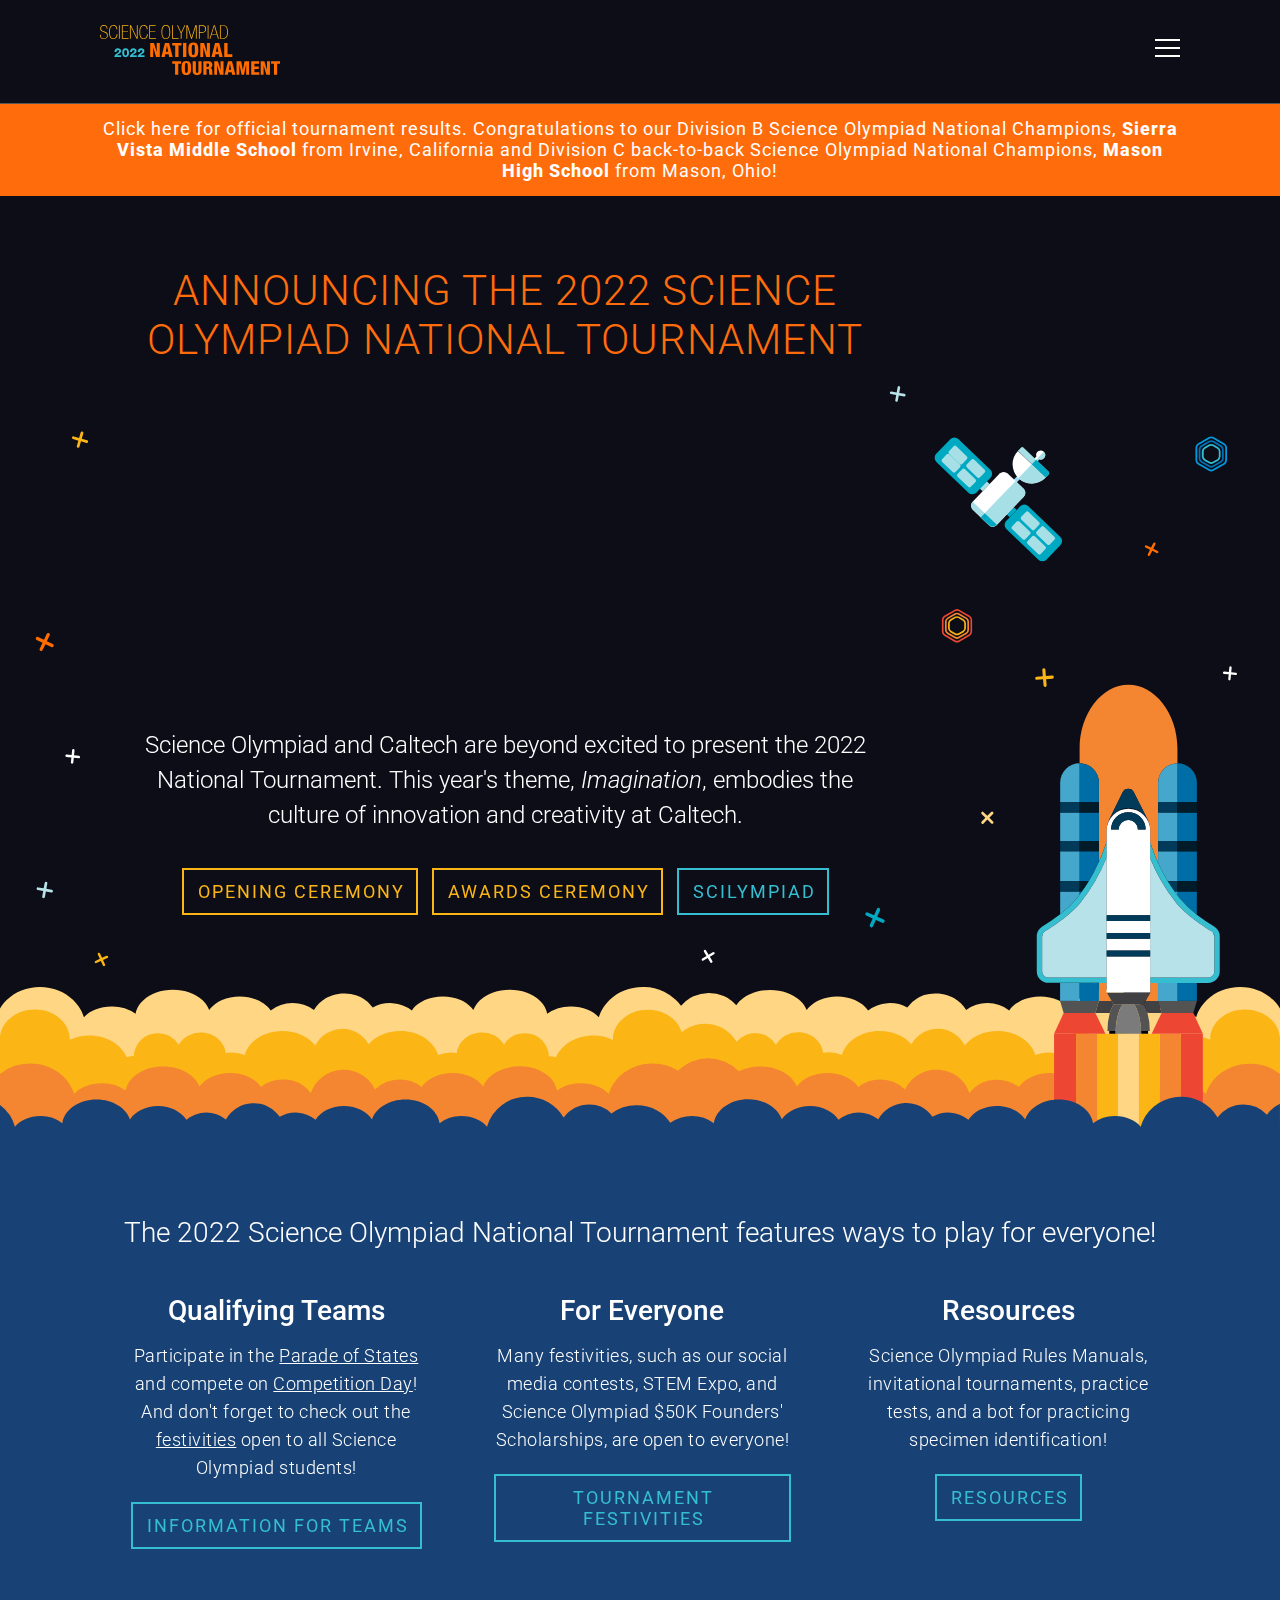
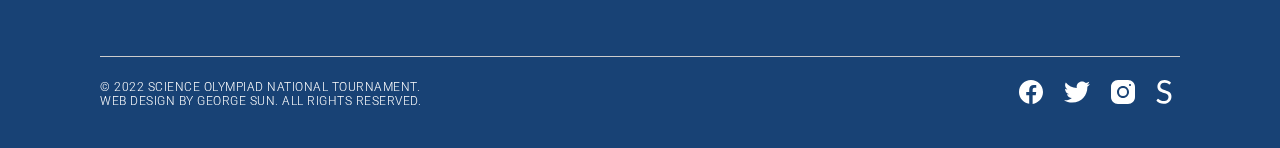
<file: index.html>
<!DOCTYPE html>
<meta charset="utf-8"/>
<head>
	<title></title>
	<link rel="stylesheet" type="text/css" href="/src/css/main.css">
	<script type="text/javascript" src="/src/js/jquery.min.js"></script>
	<script type="text/javascript" src="/src/js/main.js"></script>
	<meta property="og:site_name" content="2022 Science Olympiad National Tournament">
	<meta property="og:title" content="2022 Science Olympiad National Tournament">
	<meta property="og:type" content="article">
	<meta property="og:url" content="https://scienceolympiad2022.com">
	<meta property="og:description" content="Science Olympiad and Caltech are beyond excited to present the 2022 National Tournament. This year's theme, Imagination, embodies the culture of innovation and creativity at Caltech.">
	<meta property="og:image" content="https://scienceolympiad2022.com/src/img/logos/logo.png">
</head>
<body>
	<div class="header main">
		<!-- <a class="container banner blue" href="https://www.sciolyescaperoom.com">Click here to participate in the 2022 National Tournament virtual <b>Escape Room</b>!</a> -->
		<!-- <a class="container banner yellow" href="https://www.soinc.org/programs/scholarships">Announcing the <b>2022 Founders' Scholarships</b>! Five high school seniors will be awarded $10,000 college scholarships! Click here for more information.</a> -->
		<!-- <a class="container banner blue" href="/competition">Trial events for the 2022 National Tournament have been announced! Click here to see the list of events.</a> -->
		<!-- <a class="container banner yellow" href="/updates/changelog">A changelog has been added! Click here to view a list of recent updates to the website.</a> -->
		<!-- <a class="container banner blue" href="https://caltech-science-olympiad.spiritsale.com">Stock up on official 2022 National Tournament merchandise items that are available only through our online store. Click here to browse our selection of apparel, stickers, and other home goods.</a> -->
		<!-- <a class="container banner yellow" href="https://www.youtube.com/watch?v=5t3CAaAm12Y">Launching tonight! Click here to head over to <b>Science Olympiad TV</b> on YouTube where the Opening Ceremony will be broadcasting at <b>Friday, May 13, 2022, at 8 PM ET / 7 PM CT / 6 PM MT / 5 PM PT</b>!</a> -->
		<!-- <a class="container banner blue" href="https://scilympiad.com/sont2022">It's Competition Day! Click here to head over to <b>Scilympiad</b>. Good luck!</a> -->
		<!-- <a class="container banner yellow" href="https://www.youtube.com/watch?v=cP2gTZ54ni8">Click here to head over to <b>Science Olympiad TV</b> on YouTube where the Awards Ceremony will be broadcasting at <b>Wednesday, May 18, 2022, at 8 PM ET / 7 PM CT / 6 PM MT / 5 PM PT</b>!</a> -->
		<a class="container banner orange" href="/teams#results">Click here for official tournament results. Congratulations to our Division B Science Olympiad National Champions, <b>Sierra Vista Middle School</b> from Irvine, California and Division C back-to-back Science Olympiad National Champions, <b>Mason High School</b> from Mason, Ohio!</a>
		<div class="container graphic">
			<div class="tiles">
				<div class="content">
					<h1 style="color: var(--primary-orange);">Announcing the 2022 Science Olympiad National Tournament</h1>
					<!-- <div class="countdown" name="<span style='color: var(--primary-blue); font-size: 28px; text-transform: uppercase;'>May 13 – 14, 2022</span>" value="2022-05-14T00:15:00Z" style="margin-top: 35px;"></div> -->
					<!-- <br> -->
					<div class="iframe" style="margin-top: 20px; margin-bottom: 25px; max-width: 100%;">
						<iframe src="https://www.youtube.com/embed/cP2gTZ54ni8" title="YouTube video player" frameborder="0" allow="accelerometer; autoplay; clipboard-write; encrypted-media; gyroscope; picture-in-picture" allowfullscreen></iframe>
					</div>
					<style type="text/css">
						.iframe iframe {
							height: 315px;
							width: 560px;
						}
						@media (max-width: 1100px) {
							.iframe iframe {
								width: 100%;
							}
						}
					</style>
					<h2 style="line-height: 35px; font-size: 24px; margin-top: 10px; padding-top: 0;">Science Olympiad and Caltech are beyond excited to present the 2022 National Tournament. This year's theme, <em>Imagination</em>, embodies the culture of innovation and creativity at Caltech.</h2>
					<span class="buttons" style="margin-top: 30px;">
						<a class="yellow" href="https://www.youtube.com/watch?v=5t3CAaAm12Y">Opening Ceremony</a>
						<a class="yellow" href="https://www.youtube.com/watch?v=cP2gTZ54ni8">Awards Ceremony</a>
						<a class="blue" href="https://scilympiad.com/sont2022">Scilympiad</a>
					</span>
				</div>
				<div class="padding"></div>
			</div>
		</div>
		<img class="graphic"></img>
		<div class="container center trifold">
			<h2 style="font-weight: 300; margin-bottom: 40px;">The 2022 Science Olympiad National Tournament features ways to play for everyone!</h2>
			<div class="tiles">
				<div class="one-third">
					<h2>Qualifying Teams</h2>
					<p>Participate in the <a href="/festivities#opening">Parade of States</a> and compete on <a href="/competition">Competition Day</a>! And don't forget to check out the <a href="/festivities">festivities</a> open to all Science Olympiad students!</p>
					<span class="buttons">
						<a href="/teams">Information for Teams</a>
					</span>
				</div>
				<div class="one-third">
					<h2>For Everyone</h2>
					<p>Many festivities, such as our social media contests, STEM Expo, and Science Olympiad $50K Founders' Scholarships, are open to everyone!</p>
					<span class="buttons">
						<a href="/festivities">Tournament Festivities</a>
					</span>
				</div>
				<div class="one-third">
					<h2>Resources</h2>
					<p>Science Olympiad Rules Manuals, invitational tournaments, practice tests, and a bot for practicing specimen identification!</p>
					<span class="buttons">
						<a href="/resources">Resources</a>
					</span>
				</div>
			</div>
		</div>
	</div>
</body>
</file>
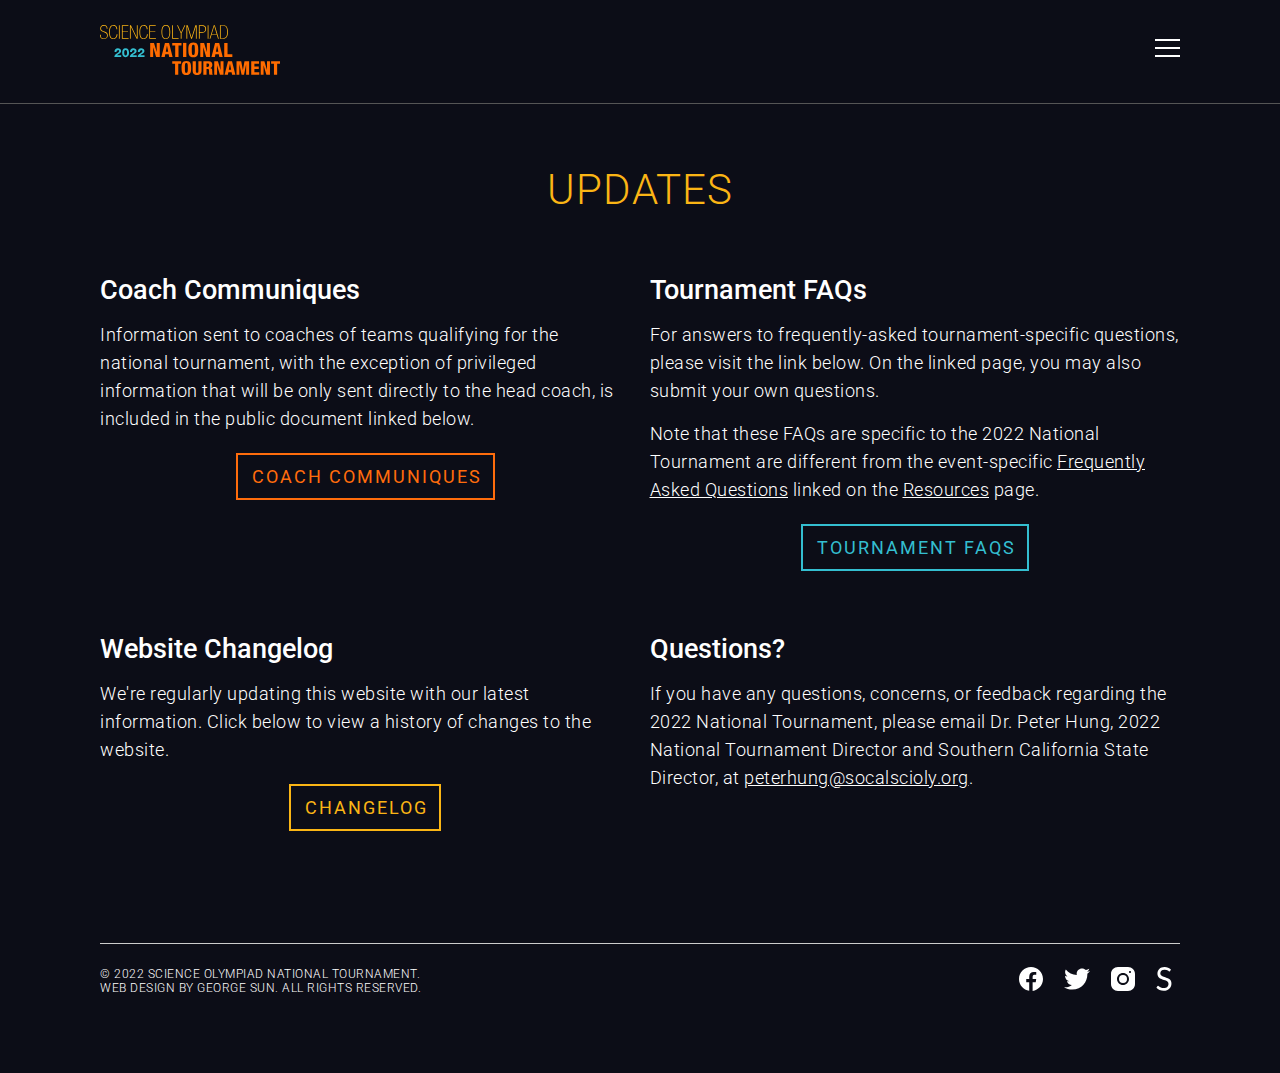
<file: updates/index.html>
<!DOCTYPE html>
<meta charset="utf-8"/>
<head>
	<title>Updates</title>
	<link rel="stylesheet" type="text/css" href="/src/css/main.css">
	<script type="text/javascript" src="/src/js/jquery.min.js"></script>
	<script type="text/javascript" src="/src/js/main.js"></script>
	<meta property="og:site_name" content="2022 Science Olympiad National Tournament">
	<meta property="og:title" content="Updates">
	<meta property="og:type" content="article">
	<meta property="og:url" content="https://scienceolympiad2022.com/updates">
	<meta property="og:description" content="Stay in the loop about the 2022 National Tournament. View follow-up on communications sent to teams or ask us your own questions.">
	<meta property="og:image" content="https://scienceolympiad2022.com/src/img/logos/logo.png">
</head>
<body>
	<div class="header">
		<div class="container">
			<h1>Updates</h1>
		</div>
	</div>
	<div class="container">
		<div class="tiles clear">
			<div class="one-half">
				<h2 id="communiques">Coach Communiques</h2>
				<p>Information sent to coaches of teams qualifying for the national tournament, with the exception of privileged information that will be only sent directly to the head coach, is included in the public document linked below.</p>
				<span class="buttons">
					<a class="orange" href="https://docs.google.com/document/d/1jz6HZVNjHhKnQU17i-EeawCKSrd3MTzOueTmC6eM6w0/edit?usp=sharing">Coach Communiques</a>
				</span>
			</div>
			<div class="one-half">
				<h2 id="faqs">Tournament FAQs</h2>
				<p>For answers to frequently-asked tournament-specific questions, please visit the link below. On the linked page, you may also submit your own questions.</p>
				<p>Note that these FAQs are specific to the 2022 National Tournament are different from the event-specific <a href="https://www.soinc.org/events/frequently-asked-questions">Frequently Asked Questions</a> linked on the <a href="/resources">Resources</a> page.</p>
				<span class="buttons">
					<a href="/updates/faqs">Tournament FAQs</a>
				</span>
			</div>
			<div class="one-half">
				<h2 id="changelog">Website Changelog</h2>
				<p>We're regularly updating this website with our latest information. Click below to view a history of changes to the website.</p>
				<span class="buttons">
					<a class="yellow" href="/updates/changelog">Changelog</a>
				</span>
			</div>
			<div class="one-half">
				<h2 id="questions">Questions?</h2>
				<p>If you have any questions, concerns, or feedback regarding the 2022 National Tournament, please email Dr. Peter Hung, 2022 National Tournament Director and Southern California State Director, at <a href="mailto:peterhung@socalscioly.org">peterhung@socalscioly.org</a>.</p>
			</div>
		</div>
	</div>
</body>
</file>
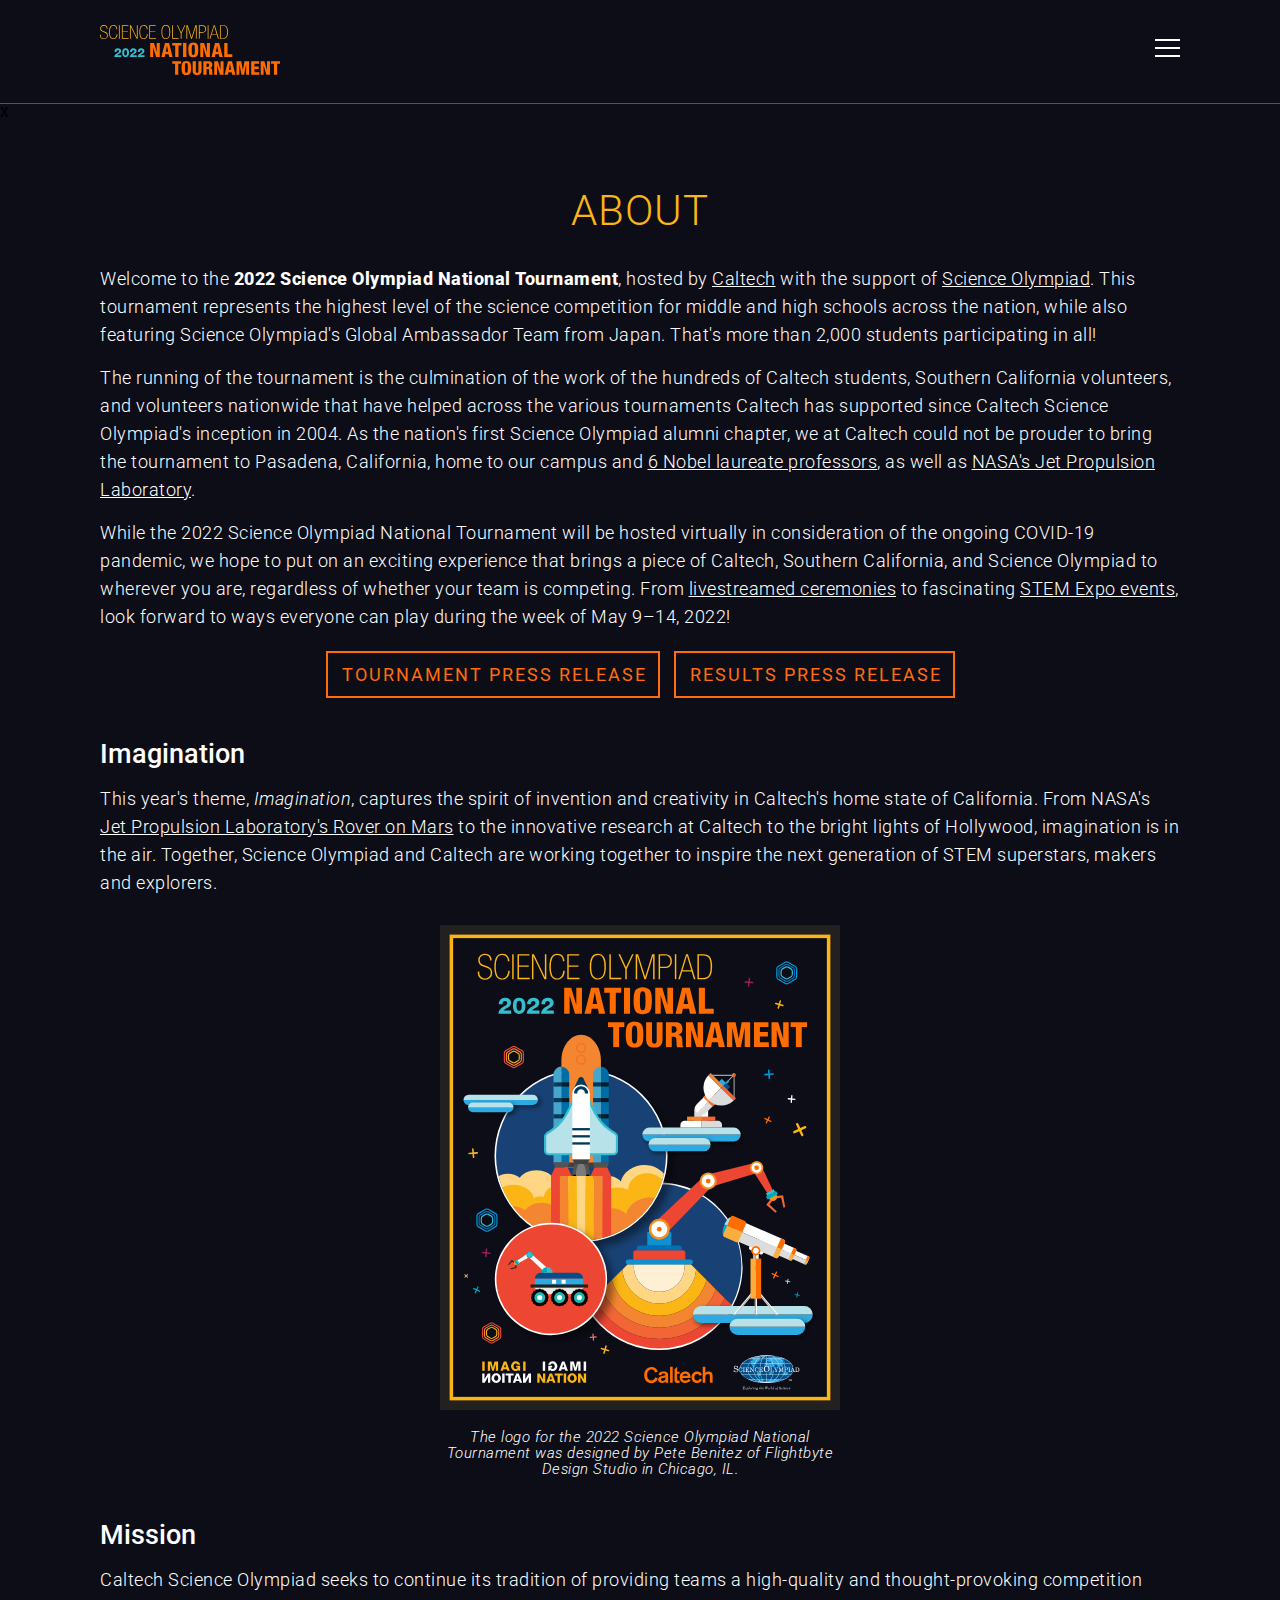
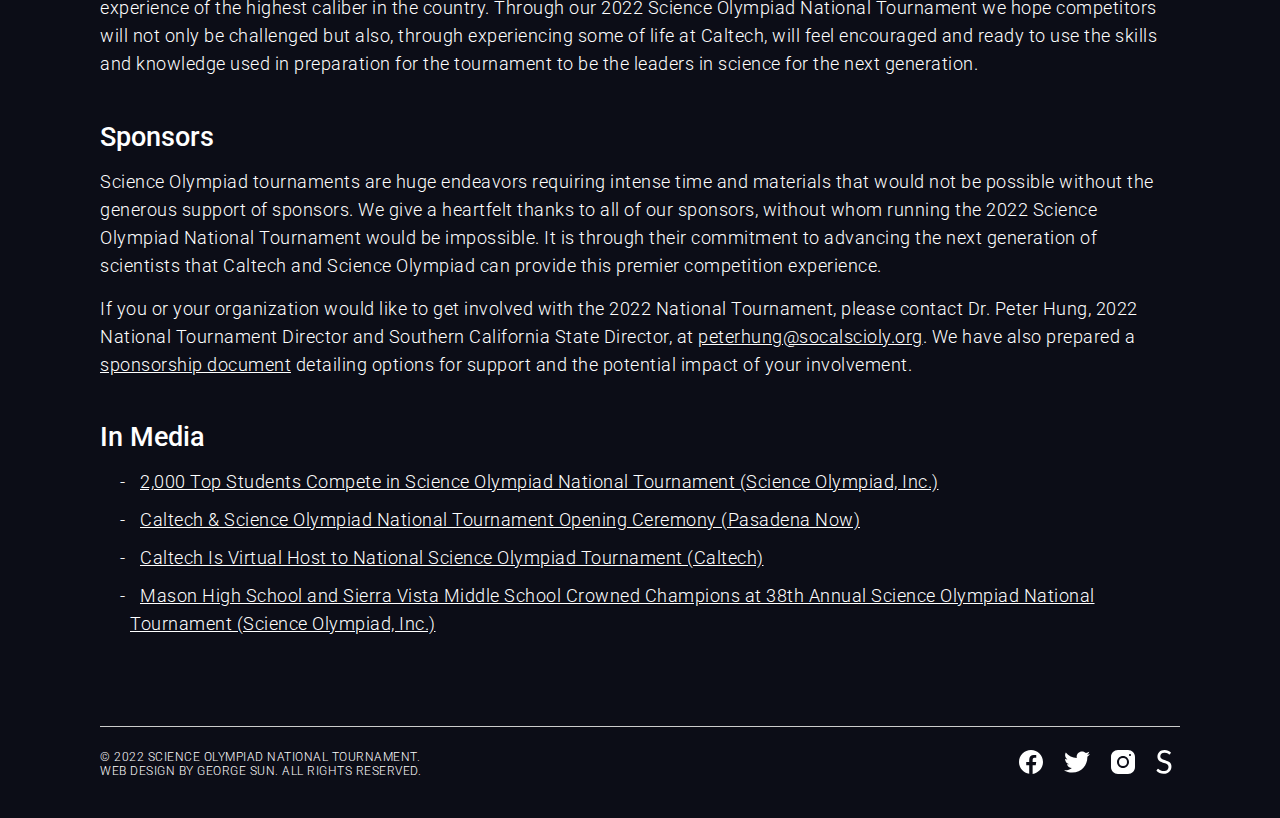
<file: about.html>
<!DOCTYPE html>
<meta charset="utf-8"/>x
<head>
	<title>About</title>
	<link rel="stylesheet" type="text/css" href="/src/css/main.css">
	<script type="text/javascript" src="/src/js/jquery.min.js"></script>
	<script type="text/javascript" src="/src/js/main.js"></script>
	<meta property="og:site_name" content="2022 Science Olympiad National Tournament">
	<meta property="og:title" content="About">
	<meta property="og:type" content="article">
	<meta property="og:url" content="https://scienceolympiad2022.com/about">
	<meta property="og:description" content="Welcome to the 2022 Science Olympiad National Tournament, hosted by Caltech with the support of Science Olympiad. This tournament represents the highest level of the science competition for middle and high schools across the nation, while also featuring Science Olympiad's Global Ambassador Team from Japan.">
	<meta property="og:image" content="https://scienceolympiad2022.com/src/img/logos/logo.png">
</head>
<body>
	<div class="header">
		<div class="container">
			<h1>About</h1>
		</div>
	</div>
	<div class="container">
		<p>Welcome to the <b>2022 Science Olympiad National Tournament</b>, hosted by <a href="https://caltech.edu">Caltech</a> with the support of <a href="https://soinc.org/">Science Olympiad</a>. This tournament represents the highest level of the science competition for middle and high schools across the nation, while also featuring Science Olympiad's Global Ambassador Team from Japan. That's more than 2,000 students participating in all!</p>
		<p>The running of the tournament is the culmination of the work of the hundreds of Caltech students, Southern California volunteers, and volunteers nationwide that have helped across the various tournaments Caltech has supported since Caltech Science Olympiad's inception in 2004. As the nation's first Science Olympiad alumni chapter, we at Caltech could not be prouder to bring the tournament to Pasadena, California, home to our campus and <a href="https://www.caltech.edu/about/legacy/awards-and-honors/nobel-laureates">6 Nobel laureate professors</a>, as well as <a href="https://www.jpl.nasa.gov">NASA's Jet Propulsion Laboratory</a>.</p>
		<p>While the 2022 Science Olympiad National Tournament will be hosted virtually in consideration of the ongoing COVID-19 pandemic, we hope to put on an exciting experience that brings a piece of Caltech, Southern California, and Science Olympiad to wherever you are, regardless of whether your team is competing. From <a href="/festivities">livestreamed ceremonies</a> to fascinating <a href="/festivities#expo">STEM Expo events</a>, look forward to ways everyone can play during the week of May 9–14, 2022!</p>
		<div class="buttons orange">
			<a href="https://www.soinc.org/sites/default/files/uploaded_files/2022_Nat_Tourn_Release.pdf">Tournament Press Release</a>
			<a href="https://www.soinc.org/sites/default/files/uploaded_files/2022_Nat_Tourn_Results_Release.pdf">Results Press Release</a>
		</div>

		<h2 id="imagination">Imagination</h2>
		<p>This year's theme, <em>Imagination</em>, captures the spirit of invention and creativity in Caltech's home state of California. From NASA's <a href="https://www.jpl.nasa.gov/missions/mars-2020-perseverance-rover">Jet Propulsion Laboratory's Rover on Mars</a> to the innovative research at Caltech to the bright lights of Hollywood, imagination is in the air. Together, Science Olympiad and Caltech are working together to inspire the next generation of STEM superstars, makers and explorers.</p>
		<div style="margin: auto; max-width: 400px; padding-top: 20px; text-align: center;"><img src="/src/img/logos/logo.svg">
			<p style="font-size: 15px; font-style: italic; line-height: 16px; margin-top: 15px;">The logo for the 2022 Science Olympiad National Tournament was designed by Pete Benitez of Flightbyte Design Studio in Chicago, IL.</p>
		</div>

		<h2 id="mission">Mission</h2>
		<p>Caltech Science Olympiad seeks to continue its tradition of providing teams a high-quality and thought-provoking competition experience of the highest caliber in the country. Through our 2022 Science Olympiad National Tournament we hope competitors will not only be challenged but also, through experiencing some of life at Caltech, will feel encouraged and ready to use the skills and knowledge used in preparation for the tournament to be the leaders in science for the next generation.</p>

		<h2 id="sponsors">Sponsors</h2>
		<p>Science Olympiad tournaments are huge endeavors requiring intense time and materials that would not be possible without the generous support of sponsors. We give a heartfelt thanks to all of our sponsors, without whom running the 2022 Science Olympiad National Tournament would be impossible. It is through their commitment to advancing the next generation of scientists that Caltech and Science Olympiad can provide this premier competition experience.</p>
		<p>If you or your organization would like to get involved with the 2022 National Tournament, please contact Dr. Peter Hung, 2022 National Tournament Director and Southern California State Director, at <a href="mailto:peterhung@socalscioly.org">peterhung@socalscioly.org</a>. We have also prepared a <a href="/src/files/sont-2022_sponsorship-document_v4.pdf" target="_blank">sponsorship document</a> detailing options for support and the potential impact of your involvement.</p>

		<h2 id="press">In Media</h2>
		<ul>
			<li><a href="https://www.soinc.org/sites/default/files/uploaded_files/2022_Nat_Tourn_Release.pdf">2,000 Top Students Compete in Science Olympiad National Tournament (Science Olympiad, Inc.)</a></li>
			<li><a href="https://www.pasadenanow.com/weekendr/events/?event_item=239606">Caltech & Science Olympiad National Tournament Opening Ceremony (Pasadena Now)</a></li>
			<li><a href="https://www.caltech.edu/about/news/caltech-virtual-host-national-science-olympiad-2022">Caltech Is Virtual Host to National Science Olympiad Tournament (Caltech)</a></li>
			<li><a href="https://www.soinc.org/sites/default/files/uploaded_files/2022_Nat_Tourn_Results_Release.pdf">Mason High School and Sierra Vista Middle School Crowned Champions at 38th Annual Science Olympiad National Tournament (Science Olympiad, Inc.)</a></li>
		</ul>
	</div>
</body>
</file>
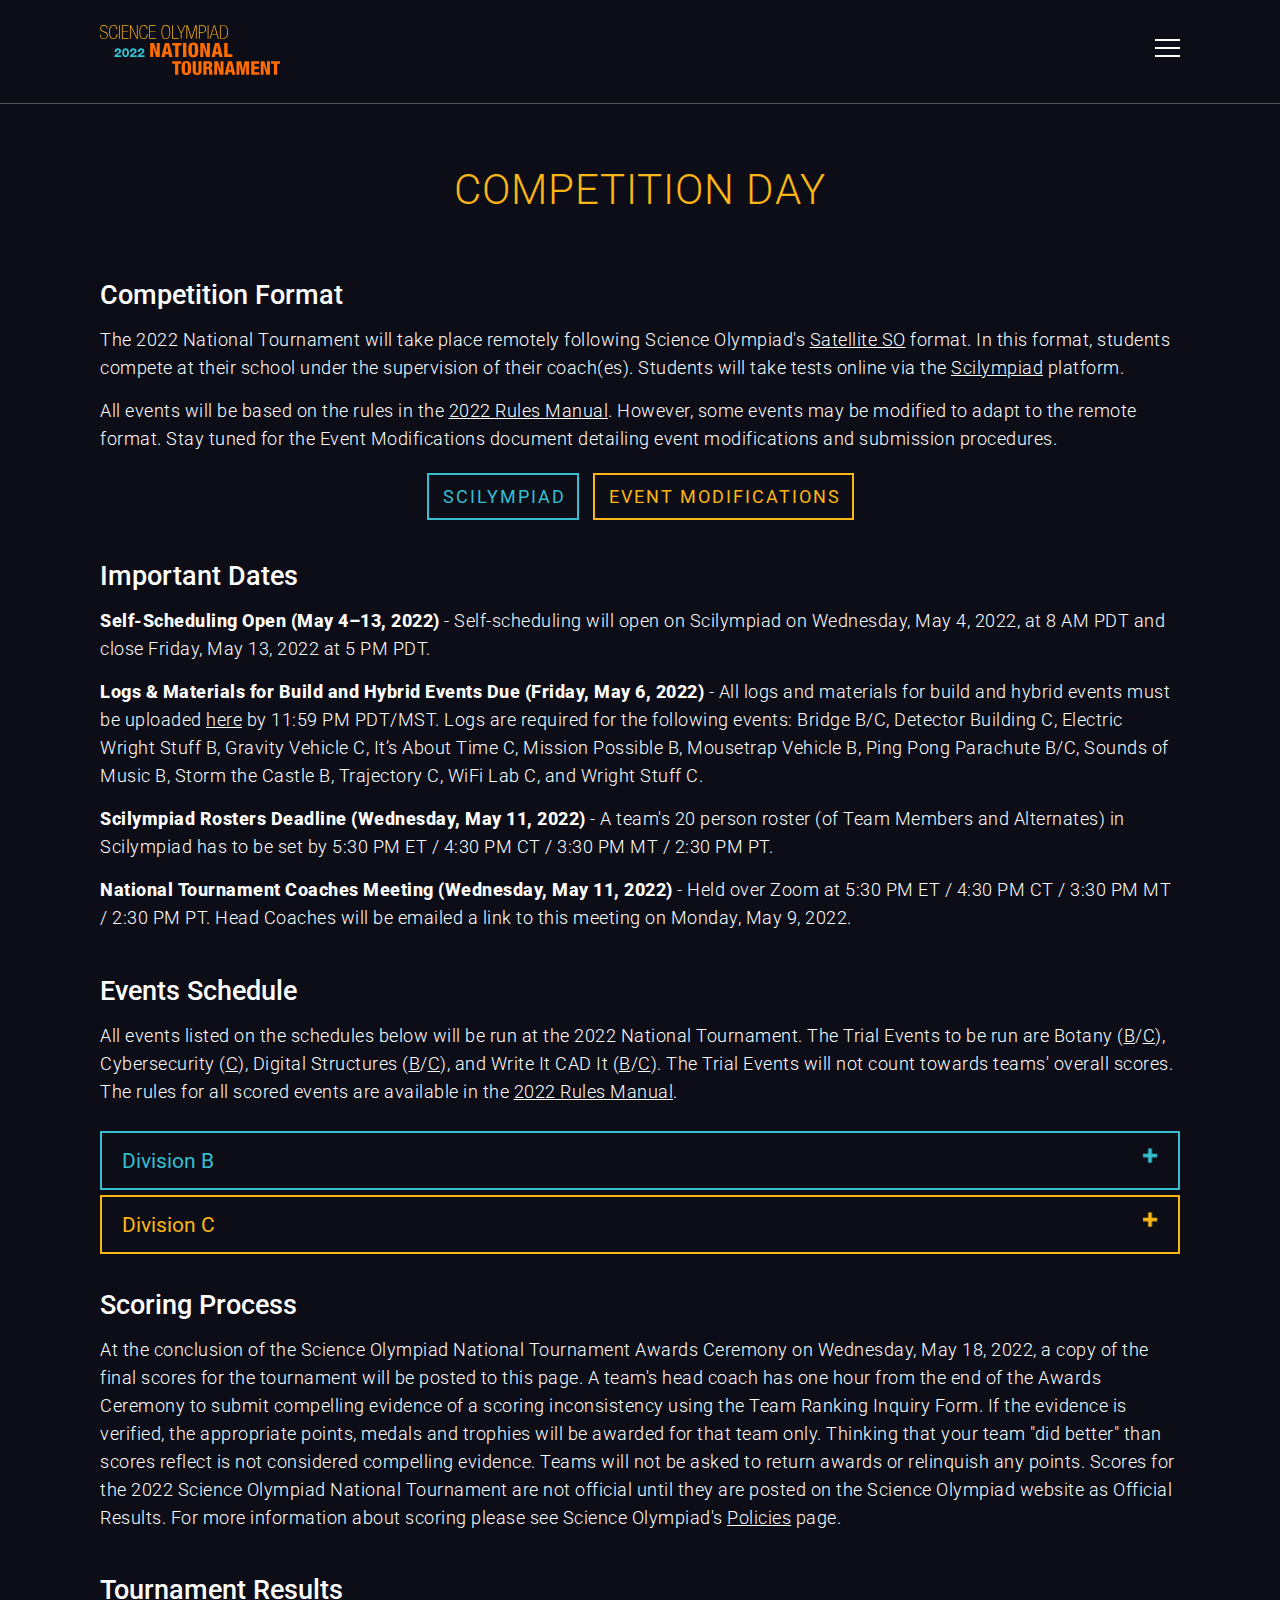
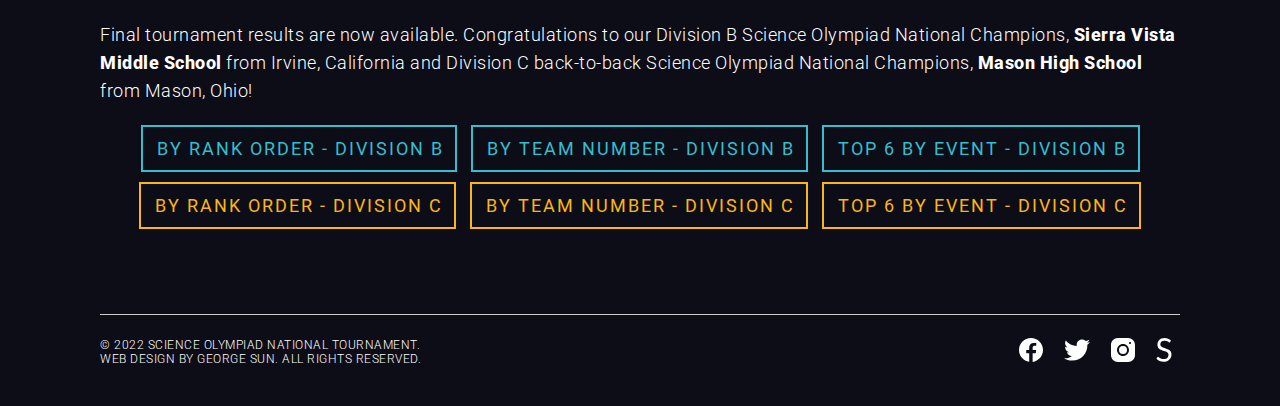
<file: competition.html>
<!DOCTYPE html>
<meta charset="utf-8"/>
<head>
	<title>Competition Day</title>
	<link rel="stylesheet" type="text/css" href="/src/css/main.css">
	<script type="text/javascript" src="/src/js/jquery.min.js"></script>
	<script type="text/javascript" src="/src/js/main.js"></script>
	<meta property="og:site_name" content="2022 Science Olympiad National Tournament">
	<meta property="og:title" content="Competition Day">
	<meta property="og:type" content="article">
	<meta property="og:url" content="https://scienceolympiad2022.com/competition">
	<meta property="og:description" content="The 2022 National Tournament will take place remotely following Science Olympiad's Satellite SO format. In this format, students compete at their school under the supervision of their coach(es). Students will take tests online via the Scilympiad platform.">
	<meta property="og:image" content="https://scienceolympiad2022.com/src/img/logos/logo.png">
</head>
<body>
	<div class="header">
		<div class="container">
			<h1>Competition Day</h1>
			<div class="countdown" name="<h2>May 14, 2022</h2>" value="2022-05-14T00:15:00Z" style="margin-top: -15px; margin-bottom: 0;"></div>
		</div>
	</div>
	<div class="container">

		<h2 id="format">Competition Format</h2>
		<p>The 2022 National Tournament will take place remotely following Science Olympiad's <a href="https://www.soinc.org/play/tournaments">Satellite SO</a> format. In this format, students compete at their school under the supervision of their coach(es). Students will take tests online via the <a href="https://scilympiad.com/sont2022">Scilympiad</a> platform.</p>
		<p>All events will be based on the rules in the <a href="https://www.soinc.org/rules-2022">2022 Rules Manual</a>. However, some events may be modified to adapt to the remote format. Stay tuned for the Event Modifications document detailing event modifications and submission procedures.</p>
		<div class="buttons">
			<a href="https://scilympiad.com/sont2022">Scilympiad</a>
			<a class="yellow" href="https://docs.google.com/document/d/1vG-xBOXUlUMA5JcBDNtLiPtVJnBqUpvUNvKVUV3KnuE/edit?usp=sharing">Event Modifications</a>
		</div>

		<h2 id="dates">Important Dates</h2>
		<p><b>Self-Scheduling Open  (May 4–13, 2022)</b> - Self-scheduling will open on Scilympiad on Wednesday, May 4, 2022, at 8 AM PDT and close Friday, May 13, 2022 at 5 PM PDT.</p>
		<p><b>Logs & Materials for Build and Hybrid Events Due (Friday, May 6, 2022)</b> - All logs and materials for build and hybrid events must be uploaded <a href="https://docs.google.com/forms/u/9/d/e/1FAIpQLSdHuzUhQjlukHk0TF7bAe_F-SGr-DAZOvxPFXm1UrXYYCy12Q/viewform">here</a> by 11:59 PM PDT/MST. Logs are required for the following events: Bridge B/C, Detector Building C, Electric Wright Stuff B, Gravity Vehicle C, It’s About Time C, Mission Possible B, Mousetrap Vehicle B, Ping Pong Parachute B/C, Sounds of Music B, Storm the Castle B, Trajectory C, WiFi Lab C, and Wright Stuff C.</p>
		<p><b>Scilympiad Rosters Deadline (Wednesday, May 11, 2022)</b> - A team's 20 person roster (of Team Members and Alternates) in Scilympiad has to be set by 5:30 PM ET / 4:30 PM CT / 3:30 PM MT / 2:30 PM PT.</p>
		<p><b>National Tournament Coaches Meeting (Wednesday, May 11, 2022)</b> - Held over Zoom at 5:30 PM ET / 4:30 PM CT / 3:30 PM MT / 2:30 PM PT. Head Coaches will be emailed a link to this meeting on Monday, May 9, 2022.</p>

		<h2 id="schedule">Events Schedule</h2>
		<p>All events listed on the schedules below will be run at the 2022 National Tournament. The Trial Events to be run are Botany (<a href="https://www.soinc.org/sites/default/files/uploaded_files/Botany%20B.pdf">B</a>/<a href="https://www.soinc.org/sites/default/files/uploaded_files/Botany%20C.pdf">C</a>), Cybersecurity (<a href="https://www.soinc.org/sites/default/files/uploaded_files/Cybersecurity%20C.pdf">C</a>), Digital Structures (<a href="https://www.soinc.org/sites/default/files/uploaded_files/Digital%20Structures%20B.pdf">B</a>/<a href="https://www.soinc.org/sites/default/files/uploaded_files/Digital%20Structures%20C.pdf">C</a>), and Write It CAD It (<a href="https://www.soinc.org/sites/default/files/uploaded_files/Write%20It%20CAD%20It%20B.pdf">B</a>/<a href="https://www.soinc.org/sites/default/files/uploaded_files/Write%20It%20CAD%20It%20C.pdf">C</a>). The Trial Events will not count towards teams' overall scores. The rules for all scored events are available in the <a href="https://www.soinc.org/rules-2022">2022 Rules Manual</a>.</p>
		<div class="accordion schedule">
			<h3>Division B</h3>
			<div>
				<table>
					<tr>
						<th>Events</th>
						<th>HST</th>
						<!-- <th>AKDT</th> -->
						<th>PDT</th>
						<th>MDT</th>
						<th>CDT</th>
						<th>EDT</th>
					</tr>
					<tr class="border-bottom-none">
						<td rowspan="2">Trial Events (Botany, Digital Structures, Write It CAD It)</td>
						<td><em>3:50 AM</em></td>
						<!-- <td><em>5:50 AM</em></td> -->
						<td><em>6:50 AM</em></td>
						<td>7:50 AM</td>
						<td>8:50 AM</td>
						<td>9:50 AM</td>
					</tr>
					<tr class="border-top-none">
						<td class="blocked"></td>
						<!-- <td class="blocked"></td> -->
						<td class="blocked"></td>
						<td>All Teams<br>Except HI,<br>AZ, CA, OR,<br>WA, NV</td>
						<td>All Teams<br>Except HI,<br>AZ, CA, OR,<br>WA, NV</td>
						<td>All Teams<br>Except HI,<br>AZ, CA, OR,<br>WA, NV</td>
					</tr>
					<tr class="border-bottom-none">
						<td rowspan="2">Crave the Wave, Green Generation, Rocks & Minerals</td>
						<td><em>5:00 AM</em></td>
						<!-- <td><em>7:00 AM</em></td> -->
						<td>8:00 AM</td>
						<td>9:00 AM</td>
						<td>10:00 AM</td>
						<td>11:00 AM</td>
					</tr>
					<tr class="border-top-none">
						<td class="blocked"></td>
						<!-- <td class="blocked"></td> -->
						<td>All Teams<br>Except HI</td>
						<td>All Teams<br>Except HI</td>
						<td>All Teams<br>Except HI</td>
						<td>All Teams<br>Except HI</td>
					</tr>
					<tr class="border-bottom-none">
						<td rowspan="2">Codebusters, Meteorology, Ornithology</td>
						<td><em>6:10 AM</em></td>
						<!-- <td>8:10 AM</td> -->
						<td>9:10 AM</td>
						<td>10:10 AM</td>
						<td>11:10 AM</td>
						<td>12:10 PM</td>
					</tr>
					<tr class="border-top-none">
						<td class="blocked"></td>
						<!-- <td>AL</td> -->
						<td>All Teams<br>Except HI</td>
						<td>All Teams<br>Except HI</td>
						<td>All Teams<br>Except HI</td>
						<td>All Teams<br>Except HI</td>
					</tr>
					<tr class="border-bottom-none">
						<td rowspan="2">Anatomy & Physiology, Dynamic Planet</td>
						<td><em>7:20 AM</em></td>
						<!-- <td>9:20 AM</td> -->
						<td>10:20 AM</td>
						<td>11:20 AM</td>
						<td>12:20 PM</td>
						<td>1:20 PM</td>
					</tr>
					<tr class="border-top-none">
						<td class="blocked"></td>
						<!-- <td>AL</td> -->
						<td>All Teams<br>Except HI</td>
						<td>All Teams<br>Except HI</td>
						<td>All Teams<br>Except HI</td>
						<td>All Teams<br>Except HI</td>
					</tr>
					<tr class="border-bottom-none">
						<td rowspan="2">Bio Process Lab, Crime Busters, Experimental Design</td>
						<td>8:30 AM</td>
						<!-- <td>10:30 AM</td> -->
						<td>11:30 AM</td>
						<td>12:30 PM</td>
						<td>1:30 PM</td>
						<td>2:30 PM</td>
					</tr>
					<tr class="border-top-none">
						<td>All Teams</td>
						<!-- <td>All Teams</td> -->
						<td>All Teams</td>
						<td>All Teams</td>
						<td>All Teams</td>
						<td>All Teams</td>
					</tr>
					<tr class="border-bottom-none">
						<td rowspan="2">Disease Detectives, Road Scholar, Write It Do It</td>
						<td>9:40 AM</td>
						<!-- <td>11:40 AM</td> -->
						<td>12:40 PM</td>
						<td>1:40 PM</td>
						<td>2:40 PM</td>
						<td>3:40 PM</td>
					</tr>
					<tr class="border-top-none">
						<td>All Teams</td>
						<!-- <td>All Teams</td> -->
						<td>All Teams</td>
						<td>All Teams</td>
						<td>All Teams</td>
						<td>All Teams</td>
					</tr>
					<tr class="border-bottom-none">
						<td rowspan="2">Food Science, Solar System, Sounds of Music (Test Only)</td>
						<td>10:50 AM</td>
						<!-- <td>12:50 PM</td> -->
						<td>1:50 PM</td>
						<td>2:50 PM</td>
						<td>3:50 PM</td>
						<td>4:50 PM</td>
					</tr>
					<tr class="border-top-none">
						<td>All Teams</td>
						<!-- <td>All Teams</td> -->
						<td>All Teams</td>
						<td>All Teams</td>
						<td>All Teams</td>
						<td>All Teams</td>
					</tr>
					<tr class="border-bottom-none">
						<td rowspan="2">Crave the Wave, Green Generation, Rocks & Minerals</td>
						<td>12:00 PM</td>
						<!-- <td>2:00 PM</td> -->
						<td><em>3:00 PM</em></td>
						<td><em>4:00 PM</em></td>
						<td><em>5:00 PM</em></td>
						<td><em>6:00 PM</em></td>
					</tr>
					<tr class="border-top-none border-bottom-none">
						<td>HI</td>
						<!-- <td>AL</td> -->
						<td class="blocked"></td>
						<td class="blocked"></td>
						<td class="blocked"></td>
						<td class="blocked"></td>
					</tr>
					<tr class="border-top-none">
						<td>Trial Events (Botany, Digital Structures, Write It CAD It)</td>
						<td>HI</td>
						<!-- <td>AL</td> -->
						<td>AZ, CA, OR,<br>WA, NV</td>
						<td class="blocked"></td>
						<td class="blocked"></td>
						<td class="blocked"></td>
					</tr>
					<tr class="border-bottom-none">
						<td rowspan="2">Codebusters, Meteorology, Ornithology</td>
						<td>1:10 PM</td>
						<!-- <td><em>3:10 PM</em></td> -->
						<td><em>4:10 PM</em></td>
						<td><em>5:10 PM</em></td>
						<td><em>6:10 PM</em></td>
						<td><em>7:10 PM</em></td>
					</tr>
					<tr class="border-top-none">
						<td>HI</td>
						<!-- <td class="blocked"></td> -->
						<td class="blocked"></td>
						<td class="blocked"></td>
						<td class="blocked"></td>
						<td class="blocked"></td>
					</tr>
					<tr class="border-bottom-none">
						<td rowspan="2">Anatomy & Physiology, Dynamic Planet</td>
						<td>2:20 PM</td>
						<!-- <td><em>4:20 PM</em></td> -->
						<td><em>5:20 PM</em></td>
						<td><em>6:20 PM</em></td>
						<td><em>7:20 PM</em></td>
						<td><em>8:20 PM</em></td>
					</tr>
					<tr class="border-top-none">
						<td>HI</td>
						<!-- <td class="blocked"></td> -->
						<td class="blocked"></td>
						<td class="blocked"></td>
						<td class="blocked"></td>
						<td class="blocked"></td>
					</tr>
					<tr>
						<td colspan="7">Times in <em>italics</em> are for Event Supervisor reference only. No team will compete in the main Tournament (non-Trial Events) prior to 8:00 AM local time.</td>
					</tr>
					<tr>
						<th colspan="7">Self-Scheduled Events</th>
					</tr>
					<tr>
						<td>Bridge<br>Electric Wright Stuff<br>Mission Possible<br>Mousetrap Vehicle<br>Ping Pong Parachute<br>Sounds of Music (Performance)<br>Storm the Castle</td>
						<td colspan="6">Available event slots start at 8:00 AM (PDT).</td>
					</tr>
				</table>
			</div>
			<h3 class="yellow">Division C</h3>
			<div>
				<table>
					<tr>
						<th>Events</th>
						<th>HST</th>
						<!-- <th>AKDT</th> -->
						<th>PDT</th>
						<th>MDT</th>
						<th>CDT</th>
						<th>EDT</th>
					</tr>
					<tr class="border-bottom-none">
						<td rowspan="2">Trial Events (Botany, Cybersecurity, Digital Structures, Write It CAD It)</td>
						<td><em>3:50 AM</em></td>
						<!-- <td><em>5:50 AM</em></td> -->
						<td><em>6:50 AM</em></td>
						<td>7:50 AM</td>
						<td>8:50 AM</td>
						<td>9:50 AM</td>
					</tr>
					<tr class="border-top-none">
						<td class="blocked"></td>
						<!-- <td class="blocked"></td> -->
						<td class="blocked"></td>
						<td>All Teams<br>Except HI,<br>AZ, CA, OR,<br>WA, NV</td>
						<td>All Teams<br>Except HI,<br>AZ, CA, OR,<br>WA, NV</td>
						<td>All Teams<br>Except HI,<br>AZ, CA, OR,<br>WA, NV</td>
					</tr>
					<tr class="border-bottom-none">
						<td rowspan="2">Codebusters, Dynamic Planet, Ornithology</td>
						<td><em>5:00 AM</em></td>
						<!-- <td><em>7:00 AM</em></td> -->
						<td>8:00 AM</td>
						<td>9:00 AM</td>
						<td>10:00 AM</td>
						<td>11:00 AM</td>
					</tr>
					<tr class="border-top-none">
						<td class="blocked"></td>
						<!-- <td class="blocked"></td> -->
						<td>All Teams<br>Except HI</td>
						<td>All Teams<br>Except HI</td>
						<td>All Teams<br>Except HI</td>
						<td>All Teams<br>Except HI</td>
					</tr>
					<tr class="border-bottom-none">
						<td rowspan="2">Disease Detectives, It’s About Time (Test), Remote Sensing</td>
						<td><em>6:10 AM</em></td>
						<!-- <td>8:10 AM</td> -->
						<td>9:10 AM</td>
						<td>10:10 AM</td>
						<td>11:10 AM</td>
						<td>12:10 PM</td>
					</tr>
					<tr class="border-top-none">
						<td class="blocked"></td>
						<!-- <td>AL</td> -->
						<td>All Teams<br>Except HI</td>
						<td>All Teams<br>Except HI</td>
						<td>All Teams<br>Except HI</td>
						<td>All Teams<br>Except HI</td>
					</tr>
					<tr class="border-bottom-none">
						<td rowspan="2">Detector Building (Test), Green Generation, Rocks & Minerals</td>
						<td><em>7:20 AM</em></td>
						<!-- <td>9:20 AM</td> -->
						<td>10:20 AM</td>
						<td>11:20 AM</td>
						<td>12:20 PM</td>
						<td>1:20 PM</td>
					</tr>
					<tr class="border-top-none">
						<td class="blocked"></td>
						<!-- <td>AL</td> -->
						<td>All Teams<br>Except HI</td>
						<td>All Teams<br>Except HI</td>
						<td>All Teams<br>Except HI</td>
						<td>All Teams<br>Except HI</td>
					</tr>
					<tr class="border-bottom-none">
						<td rowspan="2">Chem Lab, WiFi Lab (Test), Write It Do It</td>
						<td>8:30 AM</td>
						<!-- <td>10:30 AM</td> -->
						<td>11:30 AM</td>
						<td>12:30 PM</td>
						<td>1:30 PM</td>
						<td>2:30 PM</td>
					</tr>
					<tr class="border-top-none">
						<td>All Teams</td>
						<!-- <td>All Teams</td> -->
						<td>All Teams</td>
						<td>All Teams</td>
						<td>All Teams</td>
						<td>All Teams</td>
					</tr>
					<tr class="border-bottom-none">
						<td rowspan="2">Cell Biology, Experimental Design, Forensics</td>
						<td>9:40 AM</td>
						<!-- <td>11:40 AM</td> -->
						<td>12:40 PM</td>
						<td>1:40 PM</td>
						<td>2:40 PM</td>
						<td>3:40 PM</td>
					</tr>
					<tr class="border-top-none">
						<td>All Teams</td>
						<!-- <td>All Teams</td> -->
						<td>All Teams</td>
						<td>All Teams</td>
						<td>All Teams</td>
						<td>All Teams</td>
					</tr>
					<tr class="border-bottom-none">
						<td rowspan="2">Anatomy & Physiology, Astronomy, Environmental Chemistry</td>
						<td>10:50 AM</td>
						<!-- <td>12:50 PM</td> -->
						<td>1:50 PM</td>
						<td>2:50 PM</td>
						<td>3:50 PM</td>
						<td>4:50 PM</td>
					</tr>
					<tr class="border-top-none">
						<td>All Teams</td>
						<!-- <td>All Teams</td> -->
						<td>All Teams</td>
						<td>All Teams</td>
						<td>All Teams</td>
						<td>All Teams</td>
					</tr>
					<tr class="border-bottom-none">
						<td rowspan="2">Codebusters, Dynamic Planet, Ornithology</td>
						<td>12:00 PM</td>
						<!-- <td>2:00 PM</td> -->
						<td><em>3:00 PM</em></td>
						<td><em>4:00 PM</em></td>
						<td><em>5:00 PM</em></td>
						<td><em>6:00 PM</em></td>
					</tr>
					<tr class="border-top-none border-bottom-none">
						<td>HI</td>
						<!-- <td>AL</td> -->
						<td class="blocked"></td>
						<td class="blocked"></td>
						<td class="blocked"></td>
						<td class="blocked"></td>
					</tr>
					<tr class="border-top-none">
						<td>Trial Events (Botany, Cybersecurity, Digital Structures, Write It CAD It)</td>
						<td>HI</td>
						<!-- <td>AL</td> -->
						<td>AZ, CA, OR,<br>WA, NV</td>
						<td class="blocked"></td>
						<td class="blocked"></td>
						<td class="blocked"></td>
					</tr>
					<tr class="border-bottom-none">
						<td rowspan="2">Disease Detectives, It’s About Time (Test), Remote Sensing</td>
						<td>1:10 PM</td>
						<!-- <td><em>3:10 PM</em></td> -->
						<td><em>4:10 PM</em></td>
						<td><em>5:10 PM</em></td>
						<td><em>6:10 PM</em></td>
						<td><em>7:10 PM</em></td>
					</tr>
					<tr class="border-top-none">
						<td>HI</td>
						<!-- <td class="blocked"></td> -->
						<td class="blocked"></td>
						<td class="blocked"></td>
						<td class="blocked"></td>
						<td class="blocked"></td>
					</tr>
					<tr class="border-bottom-none">
						<td rowspan="2">Detector Building (Test), Green Generation, Rocks & Minerals</td>
						<td>2:20 PM</td>
						<!-- <td><em>4:20 PM</em></td> -->
						<td><em>5:20 PM</em></td>
						<td><em>6:20 PM</em></td>
						<td><em>7:20 PM</em></td>
						<td><em>8:20 PM</em></td>
					</tr>
					<tr class="border-top-none">
						<td>HI</td>
						<!-- <td class="blocked"></td> -->
						<td class="blocked"></td>
						<td class="blocked"></td>
						<td class="blocked"></td>
						<td class="blocked"></td>
					</tr>
					<tr>
						<td colspan="7">Times in <em>italics</em> are for Event Supervisor reference only. No team will compete in the main Tournament (non-Trial Events) prior to 8:00 AM local time.</td>
					</tr>
					<tr>
						<th colspan="7">Self-Scheduled Events</th>
					</tr>
					<tr>
						<td>Bridge<br>Detector Building (Device)<br>Gravity Vehicle<br>It’s About Time (Device)<br>Ping Pong Parachute<br>Trajectory<br>WiFi Lab (Device)<br>Wright Stuff</td>
						<td colspan="6">Available event slots start at 8:00 AM (PDT).</td>
					</tr>
				</table>
			</div>
		</div>

		<h2 id="scoring">Scoring Process</h2>
		<p>At the conclusion of the Science Olympiad National Tournament Awards Ceremony on Wednesday, May 18, 2022, a copy of the final scores for the tournament will be posted to this page. A team's head coach has one hour from the end of the Awards Ceremony to submit compelling evidence of a scoring inconsistency using the <a href="https://docs.google.com/forms/d/e/1FAIpQLSegwku71sG3eZmcpk9Hyz25B8nM46k9dA8yjQ-CBmtvjY5I6Q/viewform"></a>Team Ranking Inquiry Form</a>. If the evidence is verified, the appropriate points, medals and trophies will be awarded for that team only. Thinking that your team "did better" than scores reflect is not considered compelling evidence. Teams will not be asked to return awards or relinquish any points. Scores for the 2022 Science Olympiad National Tournament are not official until they are posted on the Science Olympiad website as Official Results. For more information about scoring please see Science Olympiad's <a href="https://www.soinc.org/join/policies">Policies</a> page.</p>

		<h2 id="results">Tournament Results</h2>
		<p>Final tournament results are now available. Congratulations to our Division B Science Olympiad National Champions, <b>Sierra Vista Middle School</b> from Irvine, California and Division C back-to-back Science Olympiad National Champions, <b>Mason High School</b> from Mason, Ohio! </p>
		<div class="buttons">
			<a class="blue" href="https://www.soinc.org/sites/default/files/uploaded_files/2022_official_Div_B_master_scoresheet_by_rank.pdf">By Rank Order - Division B</a>
			<a class="blue" href="https://www.soinc.org/sites/default/files/uploaded_files/2022_official_Div_B_master_scoresheet_by_team.pdf">By Team Number - Division B </a>
			<a class="blue" href="https://www.soinc.org/sites/default/files/uploaded_files/2022_official_Div_B_top_6_places_by_event.pdf">Top 6 By Event - Division B </a>
			<a class="yellow" href="https://www.soinc.org/sites/default/files/uploaded_files/2022_official_Div_C_master_scoresheet_by_rank.pdf">By Rank Order - Division C </a>
			<a class="yellow" href="https://www.soinc.org/sites/default/files/uploaded_files/2022_official_Div_C_master_scoresheet_by_team.pdf">By Team Number - Division C</a>
			<a class="yellow" href="https://www.soinc.org/sites/default/files/uploaded_files/2022_official_Div_C_top_6_places_by_event.pdf">Top 6 By Event - Division C</a>
		</div>
	</div>
</body>
</file>
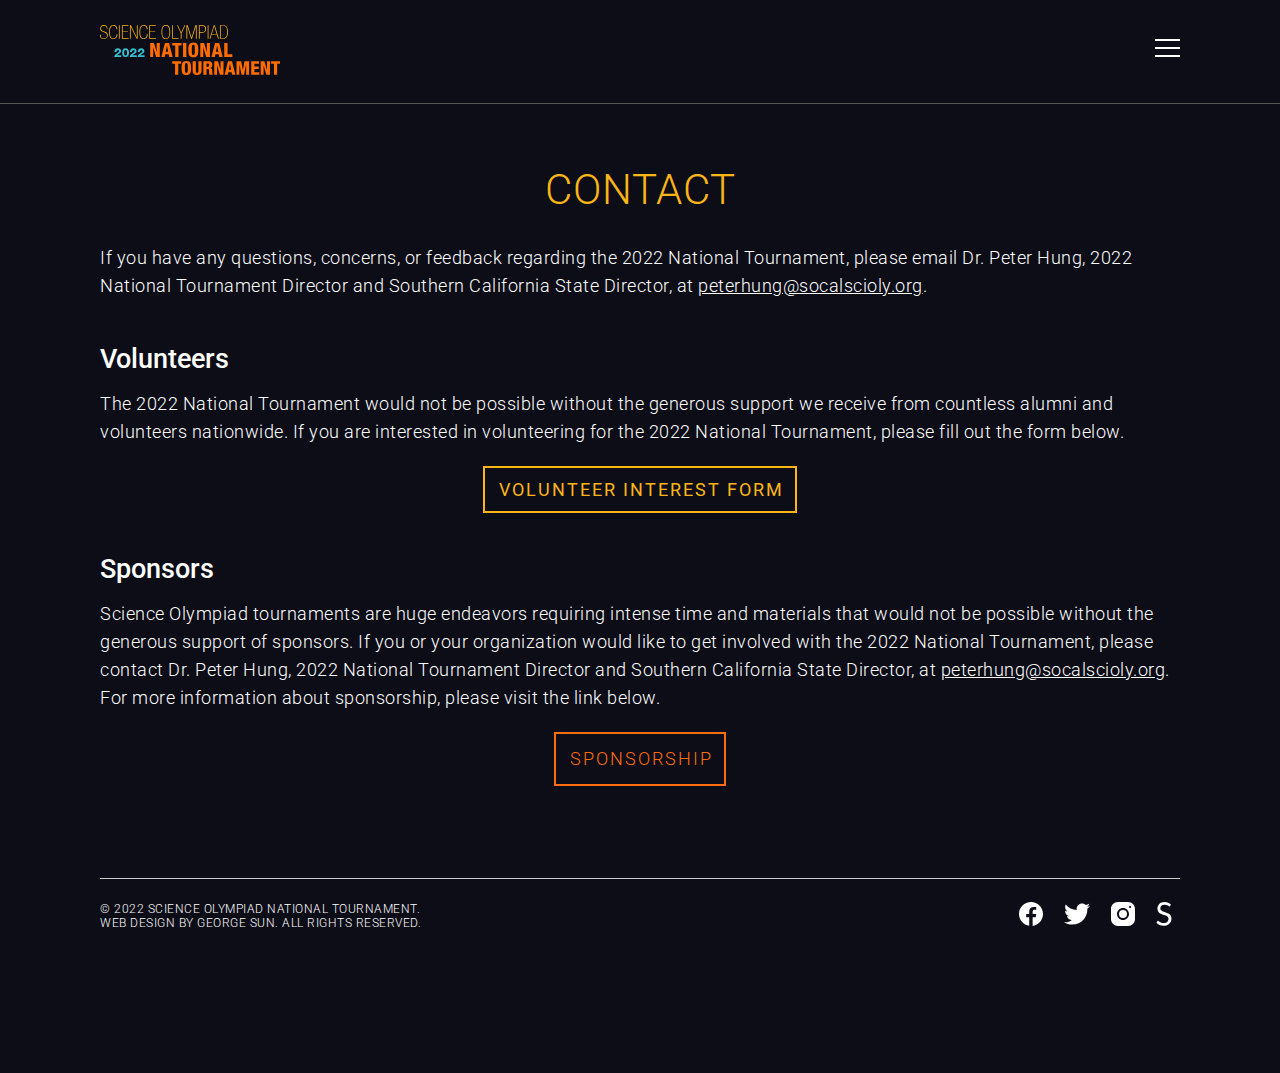
<file: contact.html>
<!DOCTYPE html>
<meta charset="utf-8"/>
<head>
	<title>Contact</title>
	<link rel="stylesheet" type="text/css" href="/src/css/main.css">
	<script type="text/javascript" src="/src/js/jquery.min.js"></script>
	<script type="text/javascript" src="/src/js/main.js"></script>
	<meta property="og:site_name" content="2022 Science Olympiad National Tournament">
	<meta property="og:title" content="Contact">
	<meta property="og:type" content="article">
	<meta property="og:url" content="https://scienceolympiad2022.com/contact">
	<meta property="og:description" content="Stay in the loop about the 2022 National Tournament. Sign up to volunteer or email us with your questions.">
	<meta property="og:image" content="https://scienceolympiad2022.com/src/img/logos/logo.png">
</head>
<body>
	<div class="header">
		<div class="container">
			<h1>Contact</h1>
		</div>
	</div>
	<div class="container">
		<p>If you have any questions, concerns, or feedback regarding the 2022 National Tournament, please email Dr. Peter Hung, 2022 National Tournament Director and Southern California State Director, at <a href="mailto:peterhung@socalscioly.org">peterhung@socalscioly.org</a>.</p>

		<h2 id="volunteers">Volunteers</h2>
		<p>The 2022 National Tournament would not be possible without the generous support we receive from countless alumni and volunteers nationwide. If you are interested in volunteering for the 2022 National Tournament, please fill out the form below.</p>
		<span class="buttons yellow">
			<a href="https://docs.google.com/forms/d/e/1FAIpQLSfoemM8z_amnwSXg_GH-0Xakj6eIuy307YmQ3huXz53-axF6Q/viewform?usp=send_form">Volunteer Interest Form</a>
		</span>

		<h2 id="sponsors">Sponsors</h2>
		<p>Science Olympiad tournaments are huge endeavors requiring intense time and materials that would not be possible without the generous support of sponsors. If you or your organization would like to get involved with the 2022 National Tournament, please contact Dr. Peter Hung, 2022 National Tournament Director and Southern California State Director, at <a href="mailto:peterhung@socalscioly.org">peterhung@socalscioly.org</a>. For more information about sponsorship, please visit the link below.
		<span class="buttons orange">
			<a href="/about#sponsors">Sponsorship</a>
		</span>
	</div>
</body>
</file>
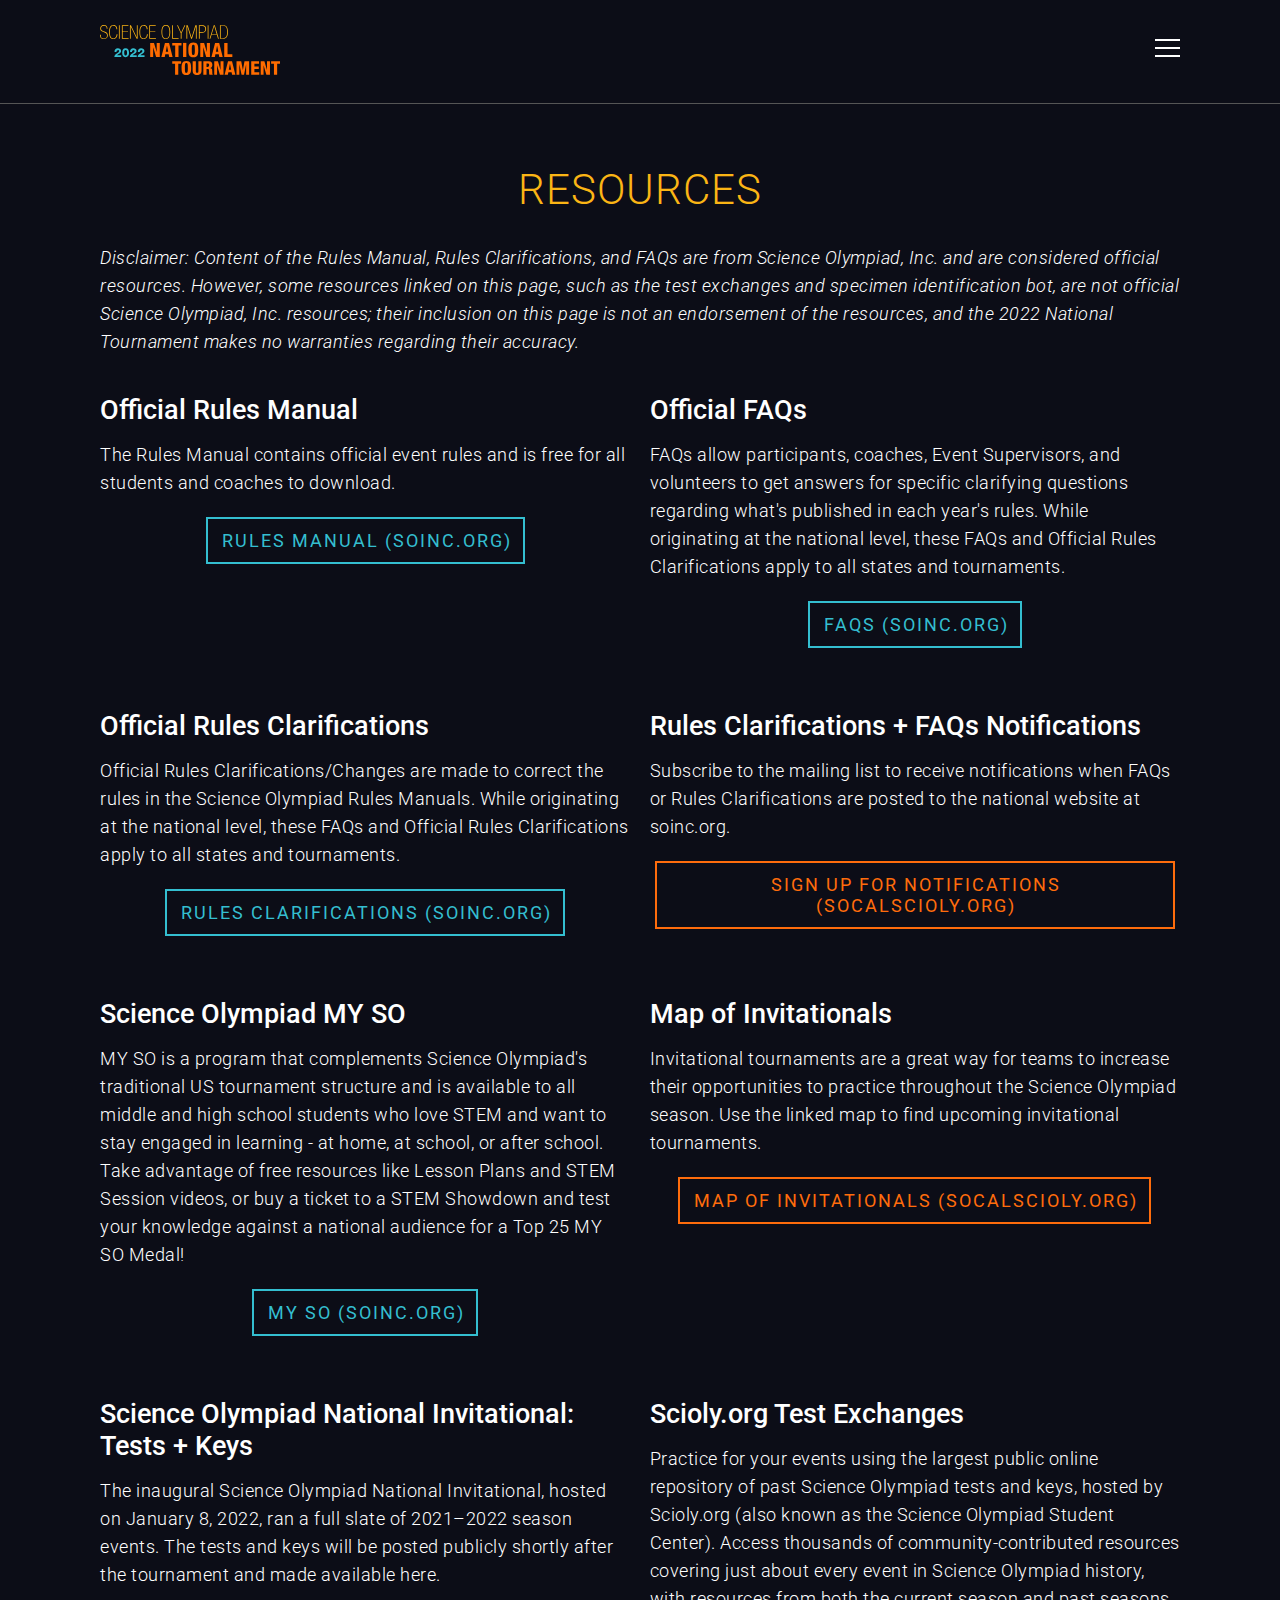
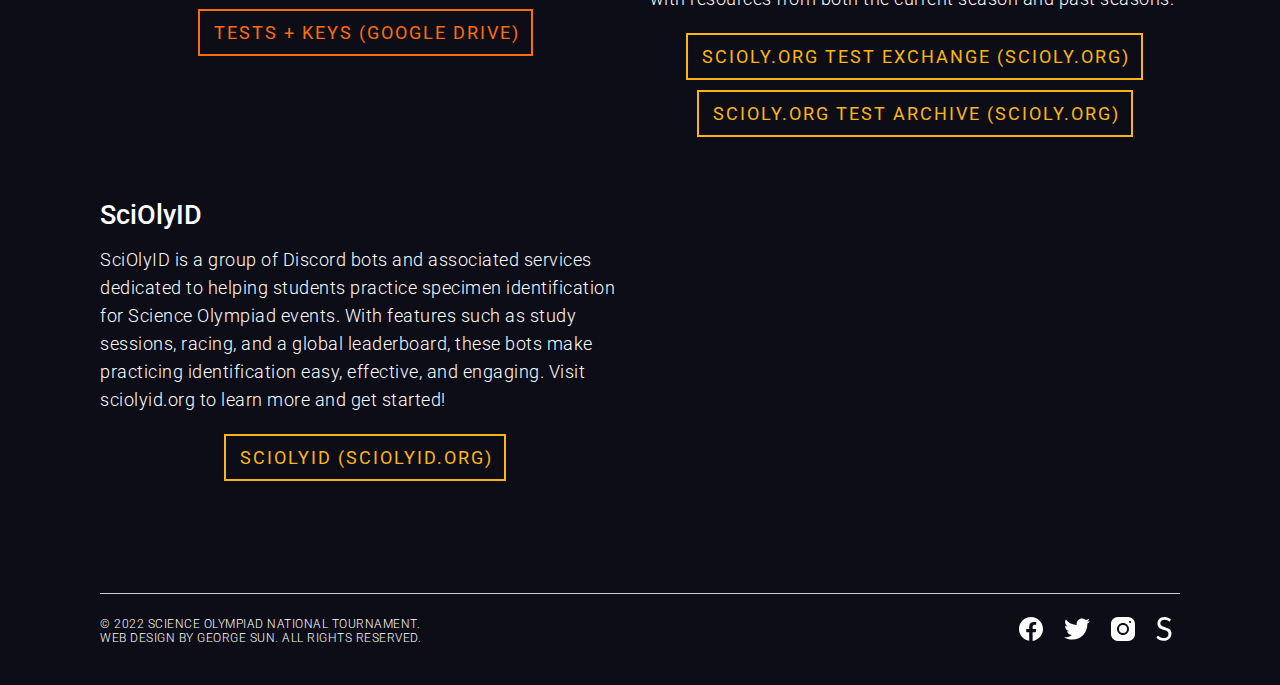
<file: resources.html>
<!DOCTYPE html>
<meta charset="utf-8"/>
<head>
	<title>Resources</title>
	<link rel="stylesheet" type="text/css" href="/src/css/main.css">
	<script type="text/javascript" src="/src/js/jquery.min.js"></script>
	<script type="text/javascript" src="/src/js/main.js"></script>
	<meta property="og:site_name" content="2022 Science Olympiad National Tournament">
	<meta property="og:title" content="Resources">
	<meta property="og:type" content="article">
	<meta property="og:url" content="https://scienceolympiad2022.com/resources">
	<meta property="og:description" content="Take advantage of these resources to rock your Science Olympiad events. Links to official resources, invitational tournaments, practice test sets, and a specimen identification bot!">
	<meta property="og:image" content="https://scienceolympiad2022.com/src/img/logos/logo.png">
</head>
<body>
	<div class="header">
		<div class="container">
			<h1>Resources</h1>
		</div>
	</div>
	<div class="container">
		<p><em>Disclaimer: Content of the Rules Manual, Rules Clarifications, and FAQs are from Science Olympiad, Inc. and are considered official resources. However, some resources linked on this page, such as the test exchanges and specimen identification bot, are not official Science Olympiad, Inc. resources; their inclusion on this page is not an endorsement of the resources, and the 2022 National Tournament makes no warranties regarding their accuracy.</em></p>
		<div class="tiles clear">
			<div class="one-half">
				<h2 id="rules">Official Rules Manual</h2>
				<p>The Rules Manual contains official event rules and is free for all students and coaches to download.</p>
				<span class="buttons">
					<a href="https://www.soinc.org/rules-2022">Rules Manual (soinc.org)</a>
				</span>
			</div>
			<div class="one-half">
				<h2 id="faqs">Official FAQs</h2>
				<p>FAQs allow participants, coaches, Event Supervisors, and volunteers to get answers for specific clarifying questions regarding what's published in each year's rules. While originating at the national level, these FAQs and Official Rules Clarifications apply to all states and tournaments.</p>
				<span class="buttons">
					<a href="https://www.soinc.org/events/frequently-asked-questions">FAQs (soinc.org)</a>
				</span>
			</div>
			<div class="one-half">
				<h2 id="clarifications">Official Rules Clarifications</h2>
				<p>Official Rules Clarifications/Changes are made to correct the rules in the Science Olympiad Rules Manuals. While originating at the national level, these FAQs and Official Rules Clarifications apply to all states and tournaments.</p>
				<span class="buttons">
					<a href="https://www.soinc.org/events/rules-clarifications">Rules Clarifications (soinc.org)</a>
				</span>
			</div>
			<div class="one-half">
				<h2 id="notifications">Rules Clarifications + FAQs Notifications</h2>
				<p>Subscribe to the mailing list to receive notifications when FAQs or Rules Clarifications are posted to the national website at soinc.org.</p>
				<span class="buttons">
					<a class="orange" href="https://socalscioly.org/?tab=resources&page=rulesUpdates">Sign Up for Notifications (socalscioly.org)</a>
				</span>
			</div>
			<div class="one-half">
				<h2 id="myso">Science Olympiad MY SO</h2>
				<p>MY SO is a program that complements Science Olympiad's traditional US tournament structure and is available to all middle and high school students who love STEM and want to stay engaged in learning - at home, at school, or after school. Take advantage of free resources like Lesson Plans and STEM Session videos, or buy a ticket to a STEM Showdown and test your knowledge against a national audience for a Top 25 MY SO Medal!</p>
				<span class="buttons">
					<a href="https://www.soinc.org/myso">MY SO (soinc.org)</a>
				</span>
			</div>
			<div class="one-half">
				<h2 id="invitationals">Map of Invitationals</h2>
				<p>Invitational tournaments are a great way for teams to increase their opportunities to practice throughout the Science Olympiad season. Use the linked map to find upcoming invitational tournaments.</p>
				<span class="buttons">
					<a class="orange" href="https://socalscioly.org/?tab=resources&page=invitational_map">Map of Invitationals (socalscioly.org)</a>
				</span>
			</div>
			<div class="one-half">
				<h2 id="soni">Science Olympiad National Invitational: Tests + Keys</h2>
				<p>The inaugural Science Olympiad National Invitational, hosted on January 8, 2022, ran a full slate of 2021–2022 season events. The tests and keys will be posted publicly shortly after the tournament and made available here.</p>
				<span class="buttons">
					<a class="orange" href="https://drive.google.com/drive/folders/1GyVv6gRfdmnv6GjUIQ9cV2AN19GHMqle">Tests + Keys (Google Drive)</a>
				</span>
			</div>
			<div class="one-half">
				<h2 id="tests">Scioly.org Test Exchanges</h2>
				<p>Practice for your events using the largest public online repository of past Science Olympiad tests and keys, hosted by Scioly.org (also known as the Science Olympiad Student Center). Access thousands of community-contributed resources covering just about every event in Science Olympiad history, with resources from both the current season and past seasons.</p>
				<span class="buttons">
					<a class="yellow" href="https://scioly.org/tests">Scioly.org Test Exchange (scioly.org)</a>
					<a class="yellow" href="https://scioly.org/wiki/index.php/Test_Exchange">Scioly.org Test Archive (scioly.org)</a>
				</span>
			</div>
			<div class="one-half">
				<h2 id="sciolyid">SciOlyID</h2>
				<p>SciOlyID is a group of Discord bots and associated services dedicated to helping students practice specimen identification for Science Olympiad events. With features such as study sessions, racing, and a global leaderboard, these bots make practicing identification easy, effective, and engaging. Visit sciolyid.org to learn more and get started!</p>
				<span class="buttons">
					<a class="yellow" href="https://sciolyid.org">SciOlyID (sciolyid.org)</a>
				</span>
			</div>
		</div>
	</div>
</body>
</file>
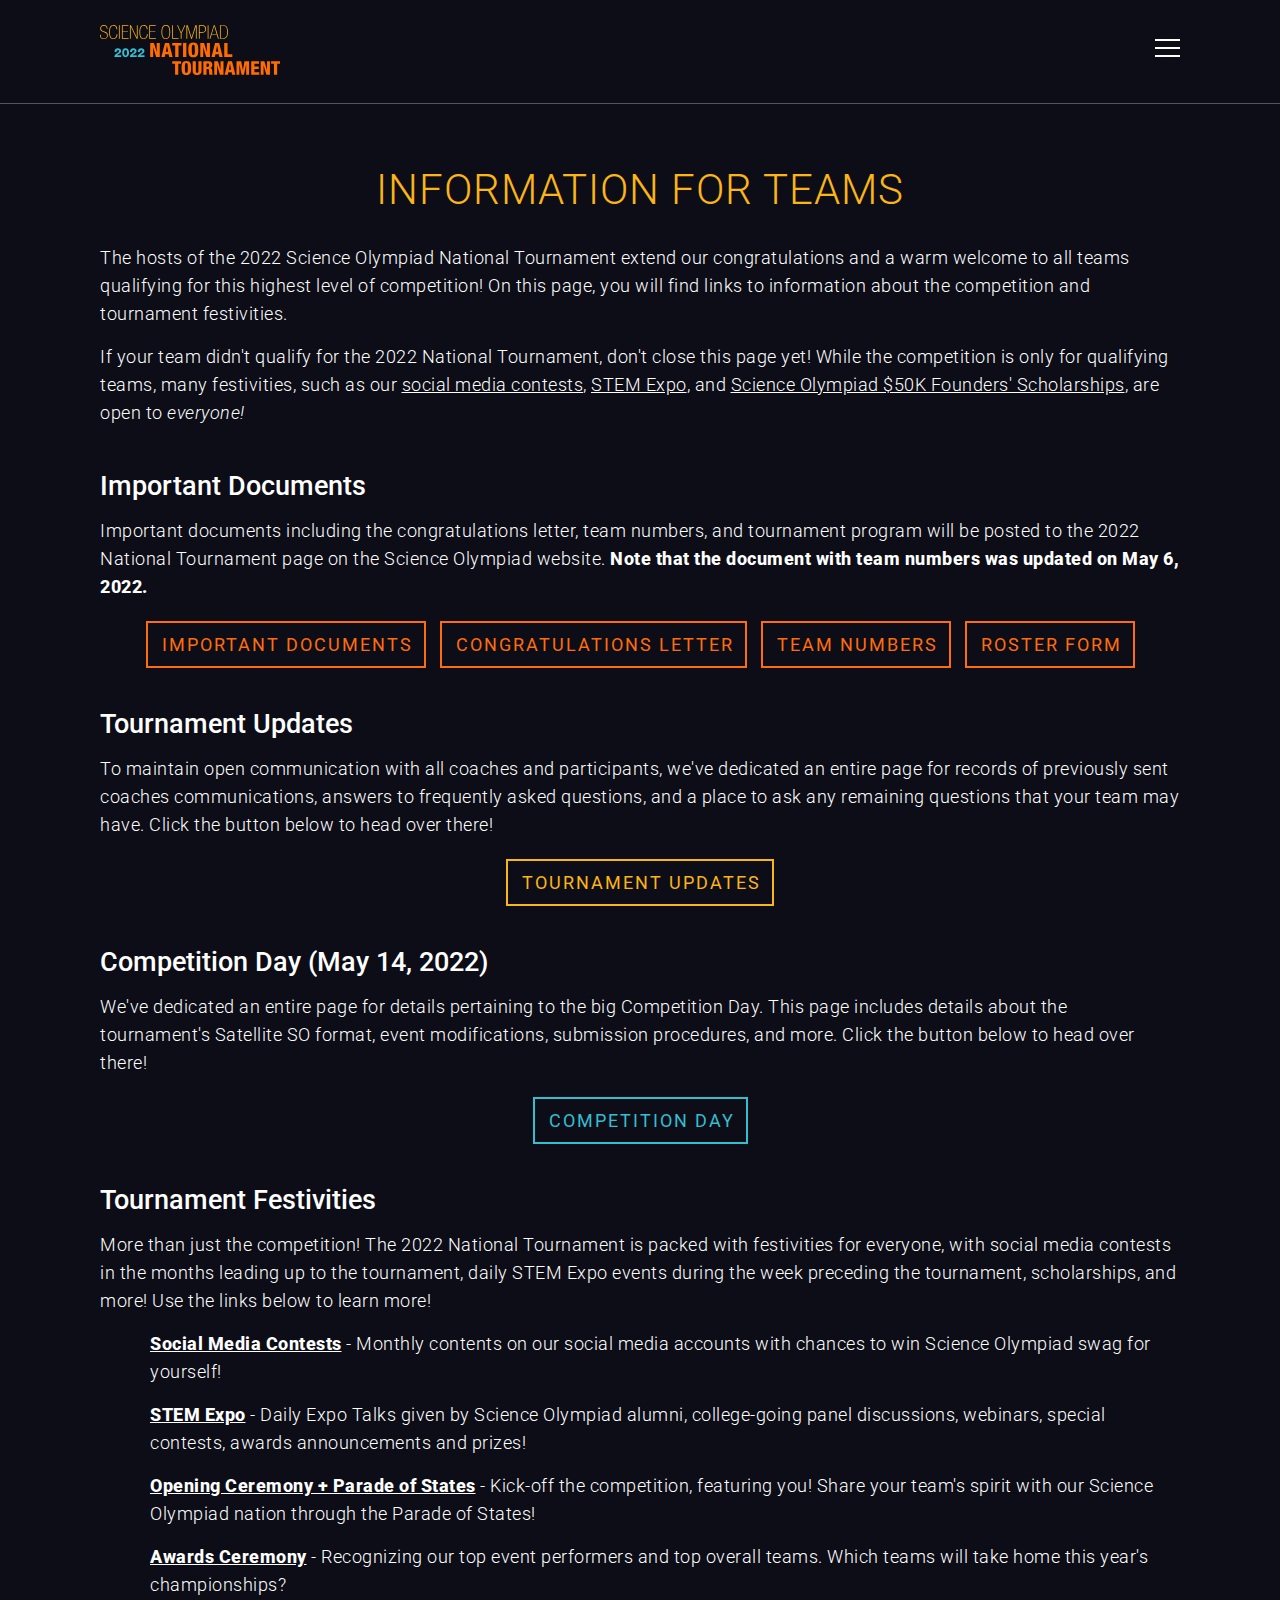
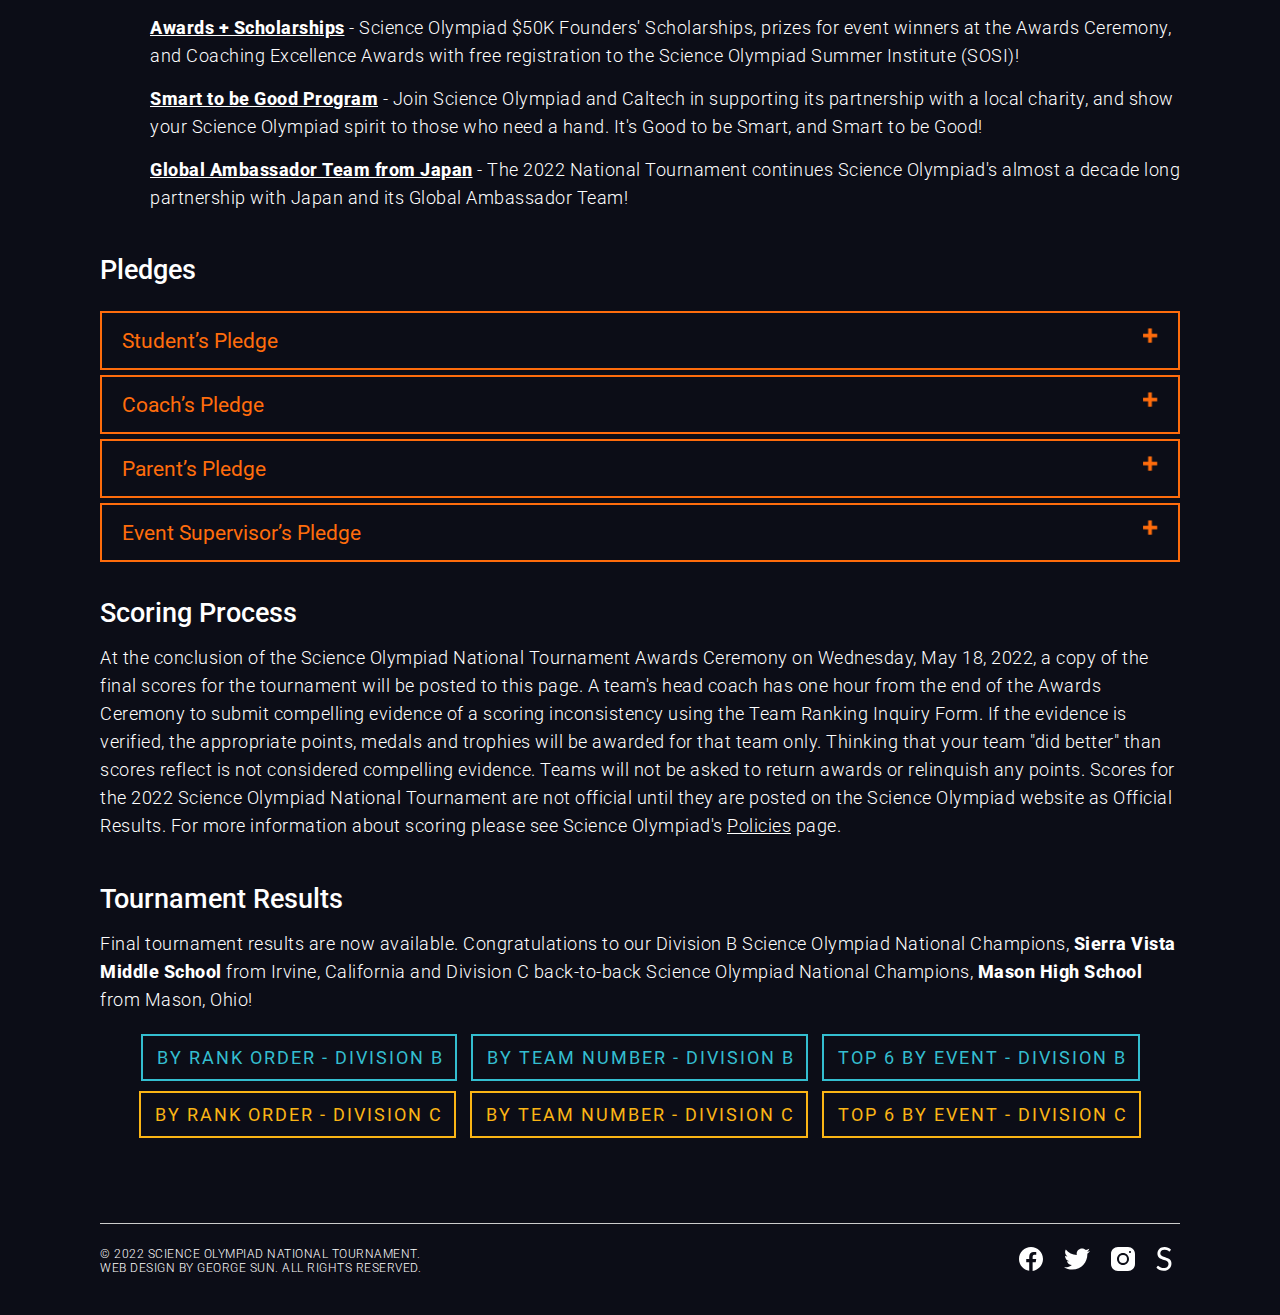
<file: teams.html>
<!DOCTYPE html>
<meta charset="utf-8"/>
<head>
	<title>Information for Teams</title>
	<link rel="stylesheet" type="text/css" href="/src/css/main.css">
	<script type="text/javascript" src="/src/js/jquery.min.js"></script>
	<script type="text/javascript" src="/src/js/main.js"></script>
	<meta property="og:site_name" content="2022 Science Olympiad National Tournament">
	<meta property="og:title" content="Information for Teams">
	<meta property="og:type" content="article">
	<meta property="og:url" content="https://scienceolympiad2022.com/teams">
	<meta property="og:description" content="On this page, you will find links to information about the competition and tournament festivities. If your team didn't qualify for the 2022 National Tournament, we also have events for you!">
	<meta property="og:image" content="https://scienceolympiad2022.com/src/img/logos/logo.png">
</head>
<body>
	<div class="header">
		<div class="container">
			<h1>Information for Teams</h1>
		</div>
	</div>
	<div class="container">
		<p>The hosts of the 2022 Science Olympiad National Tournament extend our congratulations and a warm welcome to all teams qualifying for this highest level of competition! On this page, you will find links to information about the competition and tournament festivities.</p>
		<p>If your team didn't qualify for the 2022 National Tournament, don't close this page yet! While the competition is only for qualifying teams, many festivities, such as our <a href="/festivities#social">social media contests</a>, <a href="/festivities#expo">STEM Expo</a>, and <a href="/festivities#scholarships">Science Olympiad $50K Founders' Scholarships</a>, are open to <em>everyone!</em></p>

		<h2 id="documents">Important Documents</h2>
		<p>Important documents including the congratulations letter, team numbers, and tournament program will be posted to the 2022 National Tournament page on the Science Olympiad website. <b>Note that the document with team numbers was updated on May 6, 2022.</b></p>
		<div class="buttons">
			<a class="orange" href="https://www.soinc.org/2022-national-tournament">Important Documents</a>
			<a class="orange" href="https://www.soinc.org/sites/default/files/uploaded_files/2022_Science_Olympiad_National_Tourn_Winner_Letter.pdf">Congratulations Letter</a>
			<a class="orange" href="https://www.soinc.org/sites/default/files/uploaded_files/2022_National_Tournament_Team_Numbers5_6.pdf">Team Numbers</a>
			<a class="orange" href="/src/files/sont-2022_roster-form.pdf">Roster Form</a>
		</div>

		<h2 id="updates">Tournament Updates</h2>
		<p>To maintain open communication with all coaches and participants, we've dedicated an entire page for records of previously sent coaches communications, answers to frequently asked questions, and a place to ask any remaining questions that your team may have. Click the button below to head over there!</p>
		<div class="buttons yellow">
			<a href="/updates">Tournament Updates</a>
		</div>

		<h2 id="competition">Competition Day (May 14, 2022)</h2>
		<p>We've dedicated an entire page for details pertaining to the big Competition Day. This page includes details about the tournament's Satellite SO format, event modifications, submission procedures, and more. Click the button below to head over there!</p>
		<div class="buttons">
			<a href="/competition">Competition Day</a>
		</div>

		<h2 id="festivities">Tournament Festivities</h2>
		<p>More than just the competition! The 2022 National Tournament is packed with festivities for everyone, with social media contests in the months leading up to the tournament, daily STEM Expo events during the week preceding the tournament, scholarships, and more! Use the links below to learn more!</p>
		<div class="indent">
			<p><b><a href="/festivities#social">Social Media Contests</a></b> - Monthly contents on our social media accounts with chances to win Science Olympiad swag for yourself!</p>
			<p><b><a href="/festivities#expo">STEM Expo</a></b> - Daily Expo Talks given by Science Olympiad alumni, college-going panel discussions, webinars, special contests, awards announcements and prizes!</p>
			<p><b><a href="/festivities#opening">Opening Ceremony + Parade of States</a></b> - Kick-off the competition, featuring you! Share your team's spirit with our Science Olympiad nation through the Parade of States!</p>
			<p><b><a href="/festivities#awards">Awards Ceremony</a></b> - Recognizing our top event performers and top overall teams. Which teams will take home this year's championships?</p>
			<p><b><a href="/festivities#scholarships">Awards + Scholarships</a></b> - Science Olympiad $50K Founders' Scholarships, prizes for event winners at the Awards Ceremony, and Coaching Excellence Awards with free registration to the Science Olympiad Summer Institute (SOSI)!</p>
			<p><b><a href="/festivities#smart">Smart to be Good Program</a></b> - Join Science Olympiad and Caltech in supporting its partnership with a local charity, and show your Science Olympiad spirit to those who need a hand. It's Good to be Smart, and Smart to be Good!</p>
			<p><b><a href="/festivities#japan">Global Ambassador Team from Japan</a></b> - The 2022 National Tournament continues Science Olympiad's almost a decade long partnership with Japan and its Global Ambassador Team!</p>
		</div>

		<h2 id="pledges">Pledges</h2>
		<div class="accordion orange">
			<h3>Student’s Pledge</h3>
			<div>
				<p>I pledge to put forth my best effort in the Science Olympiad tournament and to uphold the principles of honest competition. In my events I will compete with integrity, respect, and sportsmanship towards my fellow competitors. I will display courtesy towards Event Supervisors and Tournament Personnel. My actions will exemplify the proud spirit of my school, team, and state.</p>
			</div>
			<h3>Coach’s Pledge</h3>
			<div>
				<p>On behalf of the coaches and assistants at this tournament, I pledge to encourage honesty and respect for tournament personnel, our fellow coaches, and other team members. We want our efforts to bring honor to our community and school.</p>
			</div>
			<h3>Parent’s Pledge</h3>
			<div>
				<p>On behalf of the parents and spectators I pledge to be an example for our children by: respecting the rules of Science Olympiad, encouraging excellence in preparation and investigation, supporting independence in design and production of all competition devices, and respecting the decisions of event supervisors and judges. Our examples will promote the spirit of cooperation within and among all our participating teams.</p>
			</div>
			<h3>Event Supervisor’s Pledge</h3>
			<div>
				<p>On behalf of my fellow supervisors and tournament personnel, I pledge to run my event with fairness and respect for the participants and their coaches. Our actions will reflect the principles of the Science Olympiad program and display the pride we feel as representatives of our colleges, universities, companies, states or organizations.</p>
			</div>
		</div>

		<h2 id="scoring">Scoring Process</h2>
		<p>At the conclusion of the Science Olympiad National Tournament Awards Ceremony on Wednesday, May 18, 2022, a copy of the final scores for the tournament will be posted to this page. A team's head coach has one hour from the end of the Awards Ceremony to submit compelling evidence of a scoring inconsistency using the <a href="https://docs.google.com/forms/d/e/1FAIpQLSegwku71sG3eZmcpk9Hyz25B8nM46k9dA8yjQ-CBmtvjY5I6Q/viewform"></a>Team Ranking Inquiry Form</a>. If the evidence is verified, the appropriate points, medals and trophies will be awarded for that team only. Thinking that your team "did better" than scores reflect is not considered compelling evidence. Teams will not be asked to return awards or relinquish any points. Scores for the 2022 Science Olympiad National Tournament are not official until they are posted on the Science Olympiad website as Official Results. For more information about scoring please see Science Olympiad's <a href="https://www.soinc.org/join/policies">Policies</a> page.</p>

		<h2 id="results">Tournament Results</h2>
		<p>Final tournament results are now available. Congratulations to our Division B Science Olympiad National Champions, <b>Sierra Vista Middle School</b> from Irvine, California and Division C back-to-back Science Olympiad National Champions, <b>Mason High School</b> from Mason, Ohio! </p>
		<div class="buttons">
			<a class="blue" href="https://www.soinc.org/sites/default/files/uploaded_files/2022_official_Div_B_master_scoresheet_by_rank.pdf">By Rank Order - Division B</a>
			<a class="blue" href="https://www.soinc.org/sites/default/files/uploaded_files/2022_official_Div_B_master_scoresheet_by_team.pdf">By Team Number - Division B </a>
			<a class="blue" href="https://www.soinc.org/sites/default/files/uploaded_files/2022_official_Div_B_top_6_places_by_event.pdf">Top 6 By Event - Division B </a>
			<a class="yellow" href="https://www.soinc.org/sites/default/files/uploaded_files/2022_official_Div_C_master_scoresheet_by_rank.pdf">By Rank Order - Division C </a>
			<a class="yellow" href="https://www.soinc.org/sites/default/files/uploaded_files/2022_official_Div_C_master_scoresheet_by_team.pdf">By Team Number - Division C</a>
			<a class="yellow" href="https://www.soinc.org/sites/default/files/uploaded_files/2022_official_Div_C_top_6_places_by_event.pdf">Top 6 By Event - Division C</a>
		</div>
	</div>
</body>
</file>
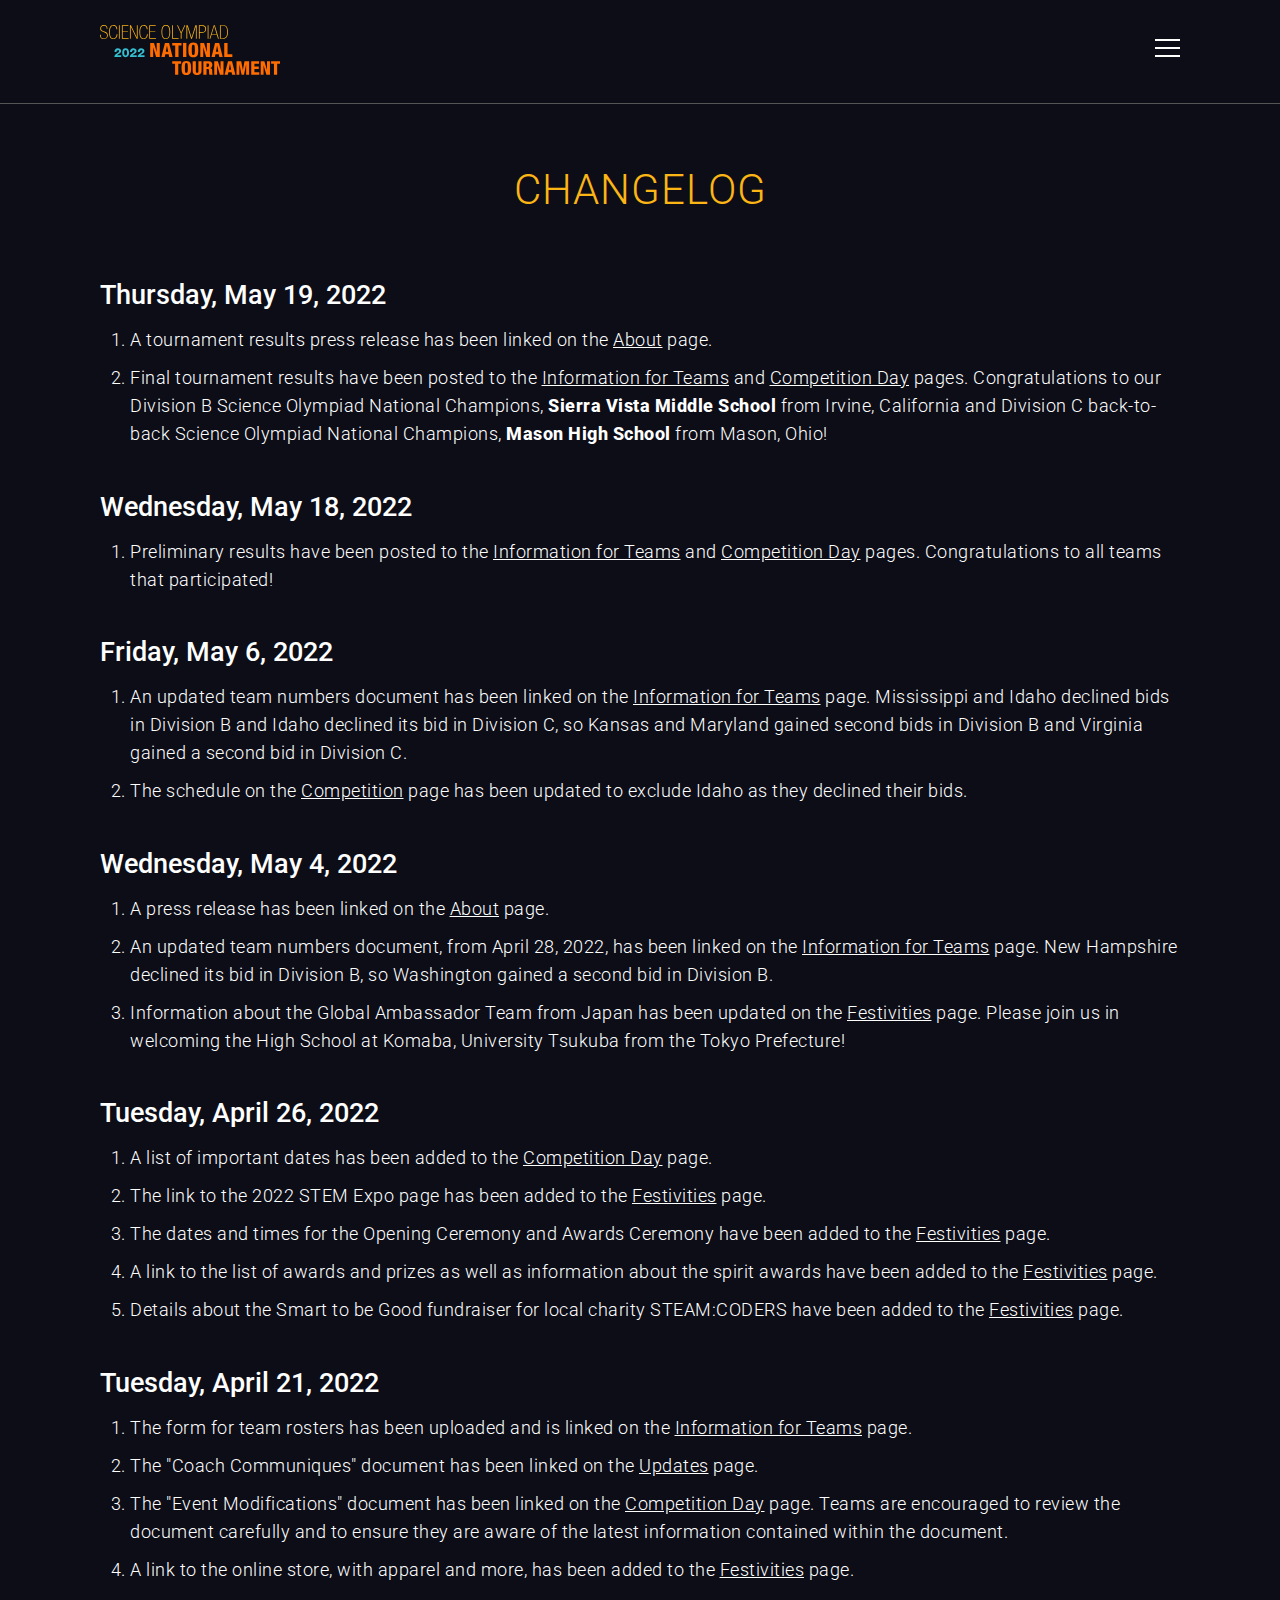
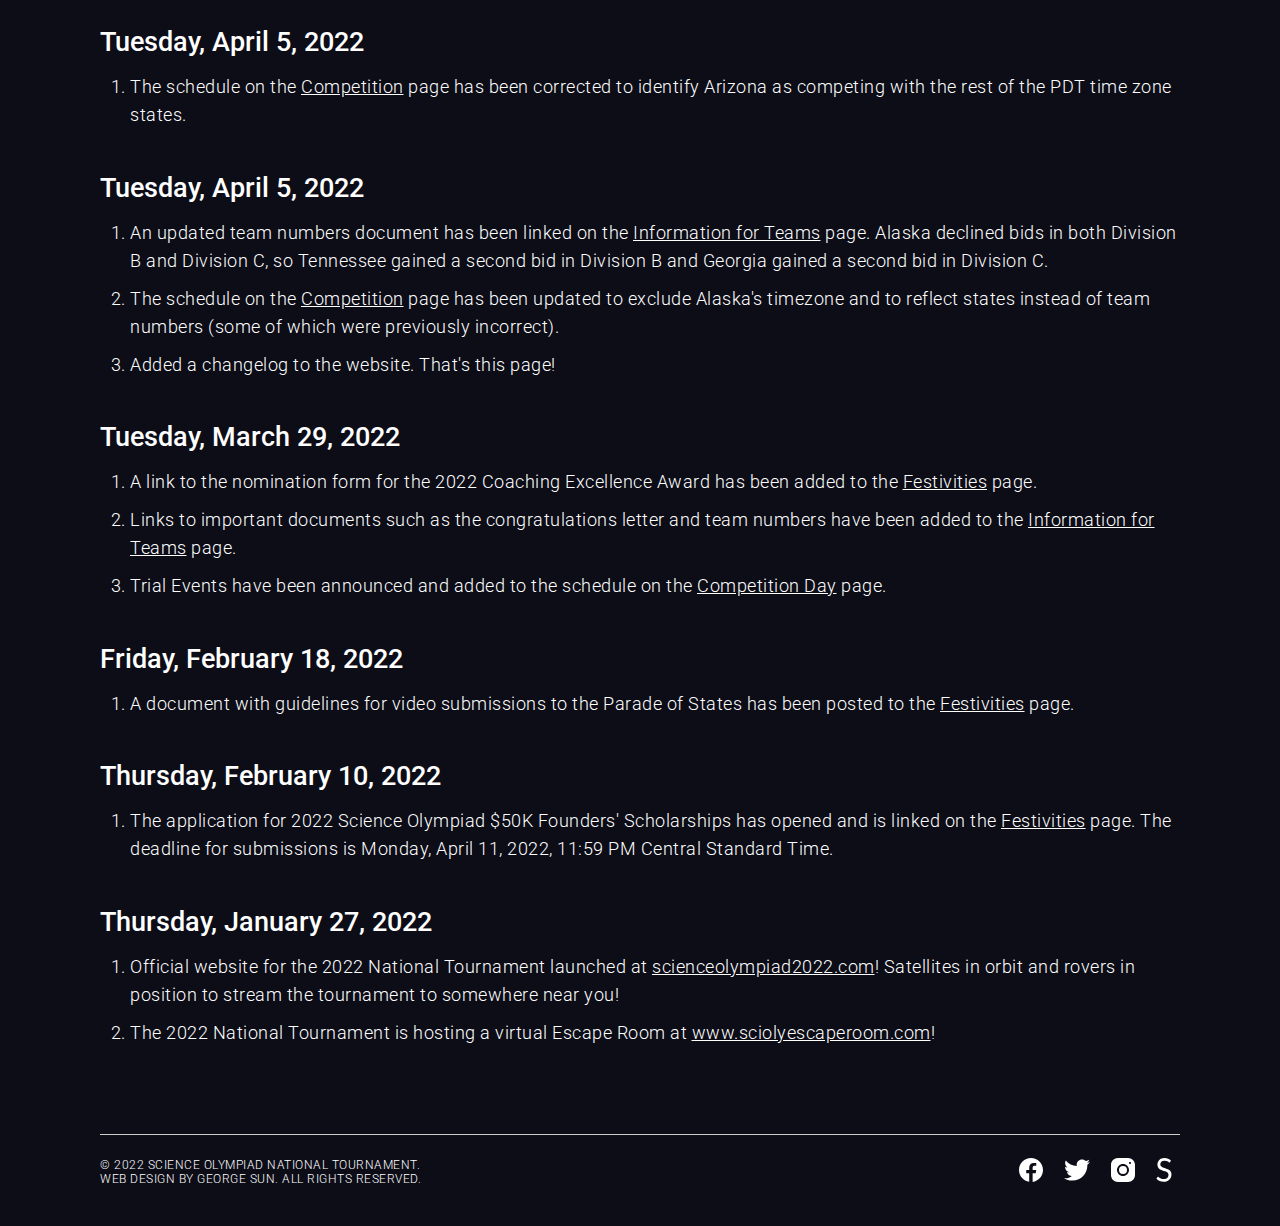
<file: updates/changelog.html>
<!DOCTYPE html>
<meta charset="utf-8"/>
<head>
	<title>Changelog</title>
	<link rel="stylesheet" type="text/css" href="/src/css/main.css">
	<script type="text/javascript" src="/src/js/jquery.min.js"></script>
	<script type="text/javascript" src="/src/js/main.js"></script>
	<meta property="og:site_name" content="2022 Science Olympiad National Tournament">
	<meta property="og:title" content="Changelog">
	<meta property="og:type" content="article">
	<meta property="og:url" content="https://scienceolympiad2022.com/updates/changelog">
	<meta property="og:description" content="Stay in the loop about the 2022 National Tournament by viewing changes to the official website.">
	<meta property="og:image" content="https://scienceolympiad2022.com/src/img/logos/logo.png">
</head>
<body>
	<div class="header">
		<div class="container">
			<h1>Changelog</h1>
		</div>
	</div>
	<div class="container">
		<h2 id="2022-05-19">Thursday, May 19, 2022</h2>
		<ol>
			<li>A tournament results press release has been linked on the <a href="/about">About</a> page.</li>
			<li>Final tournament results have been posted to the <a href="/teams#results">Information for Teams</a> and <a href="/competition#results">Competition Day</a> pages. Congratulations to our Division B Science Olympiad National Champions, <b>Sierra Vista Middle School</b> from Irvine, California and Division C back-to-back Science Olympiad National Champions, <b>Mason High School</b> from Mason, Ohio!</li>
		</ol>

		<h2 id="2022-05-18">Wednesday, May 18, 2022</h2>
		<ol>
			<li>Preliminary results have been posted to the <a href="/teams#results">Information for Teams</a> and <a href="/competition#results">Competition Day</a> pages. Congratulations to all teams that participated!</li>
		</ol>

		<h2 id="2022-05-06">Friday, May 6, 2022</h2>
		<ol>
			<li>An updated team numbers document has been linked on the <a href="/teams#documents">Information for Teams</a> page. Mississippi and Idaho declined bids in Division B and Idaho declined its bid in Division C, so Kansas and Maryland gained second bids in Division B and Virginia gained a second bid in Division C.</li>
			<li>The schedule on the <a href="/competition#schedule">Competition</a> page has been updated to exclude Idaho as they declined their bids.</li>
		</ol>

		<h2 id="2022-05-04">Wednesday, May 4, 2022</h2>
		<ol>
			<li>A press release has been linked on the <a href="/about">About</a> page.</li>
			<li>An updated team numbers document, from April 28, 2022, has been linked on the <a href="/teams#documents">Information for Teams</a> page. New Hampshire declined its bid in Division B, so Washington gained a second bid in Division B.</li>
			<li>Information about the Global Ambassador Team from Japan has been updated on the <a href="/festivities#japan">Festivities</a> page. Please join us in welcoming the High School at Komaba, University Tsukuba from the Tokyo Prefecture!</li>
		</ol>

		<h2 id="2022-04-26">Tuesday, April 26, 2022</h2>
		<ol>
			<li>A list of important dates has been added to the <a href="/competition#dates">Competition Day</a> page.</li>
			<li>The link to the 2022 STEM Expo page has been added to the <a href="/festivities#expo">Festivities</a> page.</li>
			<li>The dates and times for the Opening Ceremony and Awards Ceremony have been added to the <a href="/festivities#opening">Festivities</a> page.</li>
			<li>A link to the list of awards and prizes as well as information about the spirit awards have been added to the <a href="/festivities#scholarships">Festivities</a> page.</li>
			<li>Details about the Smart to be Good fundraiser for local charity STEAM:CODERS have been added to the <a href="/festivities#smart">Festivities</a> page.</li>
		</ol>

		<h2 id="2022-04-21">Tuesday, April 21, 2022</h2>
		<ol>
			<li>The form for team rosters has been uploaded and is linked on the <a href="/teams#documents">Information for Teams</a> page.</li>
			<li>The "Coach Communiques" document has been linked on the <a href="/updates/#communiques">Updates</a> page.</li>
			<li>The "Event Modifications" document has been linked on the <a href="/competition#format">Competition Day</a> page. Teams are encouraged to review the document carefully and to ensure they are aware of the latest information contained within the document.</li>
			<li>A link to the online store, with apparel and more, has been added to the <a href="/festivities#store">Festivities</a> page.</li>
		</ol>

		<h2 id="2022-04-05">Tuesday, April 5, 2022</h2>
		<ol>
			<li>The schedule on the <a href="/competition#schedule">Competition</a> page has been corrected to identify Arizona as competing with the rest of the PDT time zone states.</li>
		</ol>

		<h2 id="2022-04-05">Tuesday, April 5, 2022</h2>
		<ol>
			<li>An updated team numbers document has been linked on the <a href="/teams#documents">Information for Teams</a> page. Alaska declined bids in both Division B and Division C, so Tennessee gained a second bid in Division B and Georgia gained a second bid in Division C.</li>
			<li>The schedule on the <a href="/competition#schedule">Competition</a> page has been updated to exclude Alaska's timezone and to reflect states instead of team numbers (some of which were previously incorrect).</li>
			<li>Added a changelog to the website. That's this page!</li>
		</ol>

		<h2 id="2022-03-29">Tuesday, March 29, 2022</h2>
		<ol>
			<li>A link to the nomination form for the 2022 Coaching Excellence Award has been added to the <a href="/festivities#scholarships">Festivities</a> page.</li>
			<li>Links to important documents such as the congratulations letter and team numbers have been added to the <a href="/teams#documents">Information for Teams</a> page.</li>
			<li>Trial Events have been announced and added to the schedule on the <a href="/competition#schedule">Competition Day</a> page.</li>
		</ol>

		<h2 id="2022-02-18">Friday, February 18, 2022</h2>
		<ol>
			<li>A document with guidelines for video submissions to the Parade of States has been posted to the <a href="/festivities#parade">Festivities</a> page.</li>
		</ol>

		<h2 id="2022-02-10">Thursday, February 10, 2022</h2>
		<ol>
			<li>The application for 2022 Science Olympiad $50K Founders' Scholarships has opened and is linked on the <a href="/festivities#scholarships">Festivities</a> page. The deadline for submissions is Monday, April 11, 2022, 11:59 PM Central Standard Time.</li>
		</ol>

		<h2 id="2022-01-27">Thursday, January 27, 2022</h2>
		<ol>
			<li>Official website for the 2022 National Tournament launched at <a href="https://scienceolympiad2022.com/">scienceolympiad2022.com</a>! Satellites in orbit and rovers in position to stream the tournament to somewhere near you!</li>
			<li>The 2022 National Tournament is hosting a virtual Escape Room at <a href="https://www.sciolyescaperoom.com">www.sciolyescaperoom.com</a>!</li>
		</ol>
	</div>
</body>
</file>
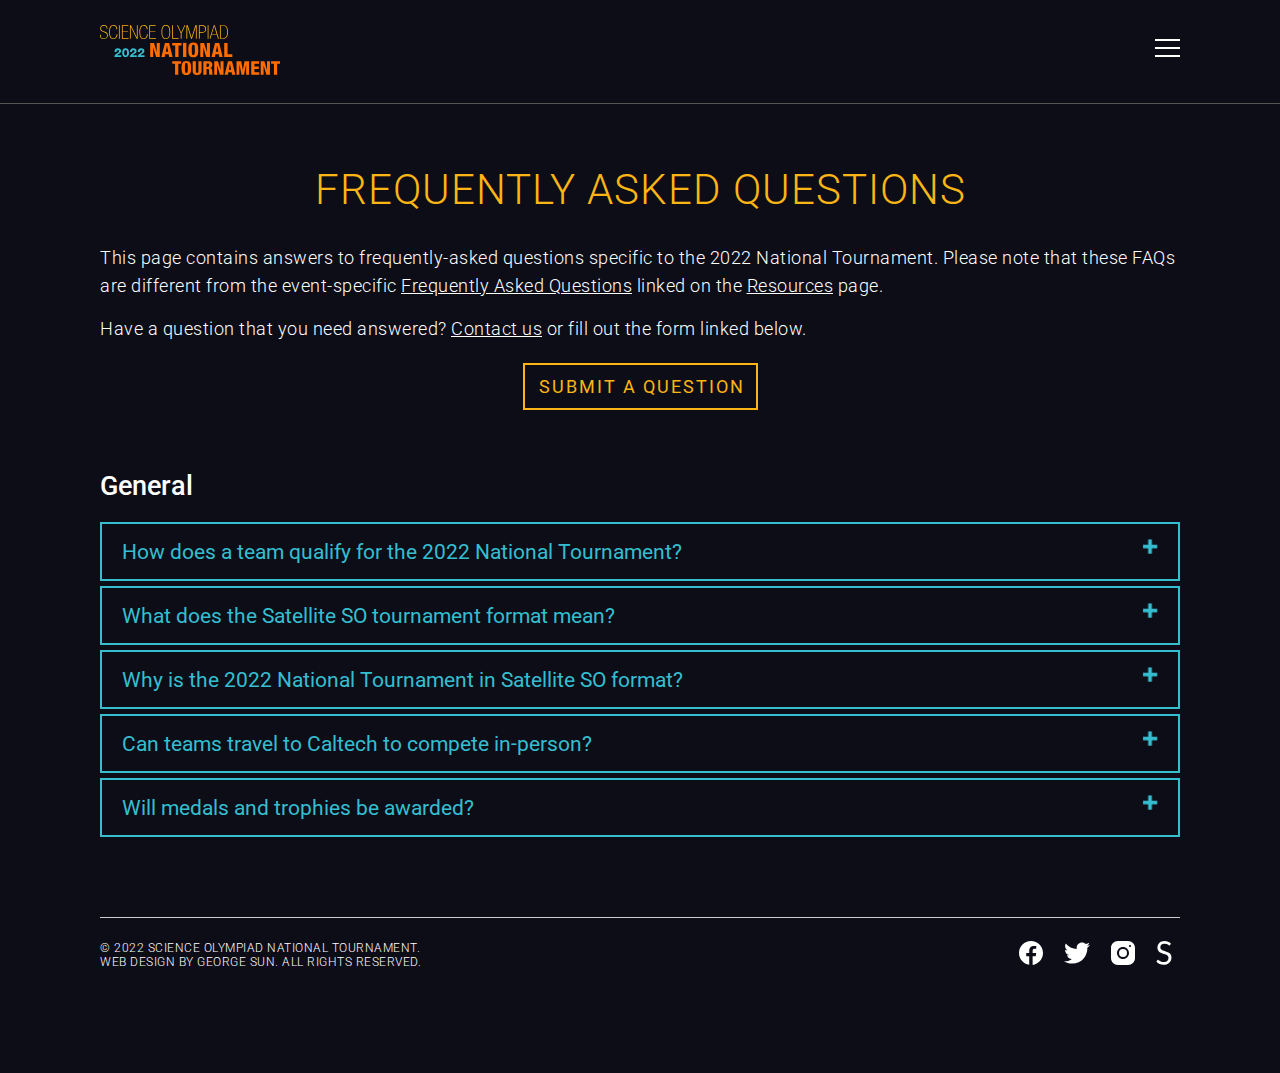
<file: updates/faqs.html>
<!DOCTYPE html>
<meta charset="utf-8"/>
<head>
	<title>FAQs</title>
	<link rel="stylesheet" type="text/css" href="/src/css/main.css">
	<script type="text/javascript" src="/src/js/jquery.min.js"></script>
	<script type="text/javascript" src="/src/js/main.js"></script>
	<meta property="og:site_name" content="2022 Science Olympiad National Tournament">
	<meta property="og:title" content="Frequently Asked Questions">
	<meta property="og:type" content="article">
	<meta property="og:url" content="https://scienceolympiad2022.com/updates/faqs">
	<meta property="og:description" content="This page contains answers to frequently-asked questions specific to the 2022 National Tournament. Have a question that you need answered? Contact us or fill out the form on this page.">
	<meta property="og:image" content="https://scienceolympiad2022.com/src/img/logos/logo.png">
</head>
<body>
	<div class="header">
		<div class="container">
			<h1>Frequently Asked Questions</h1>
		</div>
	</div>
	<div class="container">
		<p>This page contains answers to frequently-asked questions specific to the 2022 National Tournament. Please note that these FAQs are different from the event-specific <a href="https://www.soinc.org/events/frequently-asked-questions">Frequently Asked Questions</a> linked on the <a href="/resources">Resources</a> page.</p>
		<p>Have a question that you need answered? <a href="/contact">Contact us</a> or fill out the form linked below.</p>
		<span class="buttons yellow">
			<a href="https://docs.google.com/forms/d/e/1FAIpQLSdo8QIzgjHaknNmHCjo5wdRycRH3hMCU6Z6C_8aFyXpSmOHYw/viewform">Submit a Question</a>
		</span>
		<div class="accordion">
			<h2 id="general">General</h2>
			<h3>How does a team qualify for the 2022 National Tournament?</h3>
			<div>
				<p>Procedures for team qualification to the 2022 National Tournament are determined by each Science Olympiad state organization. Typically, the top team in each Division B and Division C at a state's designated state-level tournament will qualify for the 2022 National Tournament. Because the 2022 National Tournament has capacity for 60 teams in each division, some of the states with the highest number of team registrations by division may be offered up to two spots for teams to qualify.</p>
			</div>
			<h3>What does the Satellite SO tournament format mean?</h3>
			<div>
				<p><a href="https://www.soinc.org/play/tournaments">Satellite SO</a> is a remote tournament format established by Science Olympiad to allow tournament participation during the COVID-19 pandemic. In this format, students compete at their school under the supervision of their coach(es). The 2022 National Tournament will take place on the <a href="https://scilympiad.com/sont2022">Scilympiad</a> platform. For full details, please see the <a href="/competition">Competition Day</a> page.</p>
			</div>
			<h3>Why is the 2022 National Tournament in Satellite SO format?</h3>
			<div>
				<p>The <a href="https://www.soinc.org/play/tournaments">Satellite SO</a> tournament format is intended for situations where conditions allow for students to be at school but might not allow for large public gatherings in a single location or travel to out-of-state events. Considering the varied impact of the COVID-19 pandemic on different communities nationwide, following a format where teams could compete remotely was determined to be the most inclusive and equitable.</p>
			</div>
			<h3>Can teams travel to Caltech to compete in-person?</h3>
			<div>
				<p>The 2022 Science Olympiad National Tournament will not have any events hosted in-person at Caltech. Following the Satellite SO format, all students must compete at their schools under the supervision of their coach(es).</p>
			</div>
			<h3>Will medals and trophies be awarded?</h3>
			<div>
				<p>Yes, medals and trophies will be awarded. The individuals and teams winning medals and trophies, respectively, will be recognized at the Awards Ceremony. After scores are finalized, medals and trophies will be mailed to the coach(es) or school of each team.</p>
			</div>
		</div>
		</div>
	</div>
</body>
</file>
<file: src/css/main.css>
/*** FONTS ***/
@import url(https://fonts.googleapis.com/css2?family=Jost:wght@100&family=Open+Sans:wght@300&family=Roboto:wght@100;300;400;500;700;900&display=swap);

/*** DOCUMENT AND DEFAULTS ***/
:root {
	--primary-black: #0c0d17;
	--primary-blue: #34bed0;
	--primary-yellow: #fbb515;
	--primary-orange: #ff6c0c;
	--primary-dark-blue: #184275;
	--black: #000000;
	--dark-grey: #555555;
	--light-grey: #cccccc;
	--white: #ffffff;
}
::-moz-selection {
	background: var(--light-grey);
}
::selection {
	background: var(--light-grey);
}
html, body {
	background-color: var(--primary-black);
	font-family: 'Roboto', 'Arial', sans-serif;
	font-size: 18px;
	margin: 0;
	padding: 0;
	scroll-behavior: smooth;
}
body {
	padding-top: 100px;
}
div, h1, h2, h3, h4, h5, h6, p, a, tr, th, td, ul, ol, li, img {
	margin: 0;
	padding: 0;
	color: var(--white);
	outline: none;
}
p a {
	color: inherit;
}
b {
	font-weight: 800;
}
div#wrap {
	min-height: 100%;
}
.print-only {
	display: none;
}

/*** GENERAL ***/
.container,
.navigation,
.footer {
	padding-left: 100px;
	padding-right: 100px;
}
.container {
	padding-top: 25px;
	padding-bottom: 45px;
}
.header + .container {
	padding-top: 0;
	margin-top: 30px;
}
.container h1 {
	margin-top: -95px;
	margin-bottom: 7.5px;
	padding-top: 130px;
}
.container h2 {
	font-weight: 500;
	margin-top: -95px;
	margin-bottom: 15px;
	padding-top: 130px;
}
.container h3{
	margin-top: -95px;
	margin-bottom: 7.5px;
	padding-top: 130px;
}
.container p,
.container li {
	font-size: 18px;
	font-weight: 300;
	letter-spacing: 0.5px;
	line-height: 28px;
	margin-top: 15px;
	margin-bottom: 7.5px;
	word-break: break-word;
}
.container li {
	margin-top: 10px;
}
.container .indent {
	margin-left: 50px;
}
.container ol,
.container ul {
	font-size: 18px;
	margin-left: 30px;
}
.container ul {
	list-style: none;
}
.container ul li::before {
	color: var(--white);
	content: "-";
	display: inline-block;
	margin-left: -10px;
	width: 20px;
}
.container a:focus {
	font-weight: bold;
}

/*** LAYOUTS ***/
.left {
	text-align: left !important;
}
.right {
	text-align: right !important;
}
.center {
	text-align: center !important;
}
.tiles,
.panel {
	clear: both;
	margin: 0 -10px;
}
.tiles::after,
.panel:after {
	content: "";
	clear: both;
	display: table;
}
.tiles > a,
.tiles > div,
.panel > div {
	box-sizing: border-box;
	display: inline-block;
	margin: 15px 5.5px 5px 10px;
	padding: 15px 20px 22px 20px;
	transition: opacity 0.3s;
	vertical-align: top;
}
.tiles.clear > a,
.tiles.clear > div,
.panel.clear > div {
	padding-left: 0;
	padding-right: 0;
}
.tiles > a,
.tiles > div {
	width: calc(20% - 20px);
}
.tiles .one-half {
	width: calc(50% - 20px);
}
.tiles .one-third {
	width: calc(33.33% - 20px);
}
.tiles .two-third {
	width: calc(66.66% - 20px);
}
.tiles .one-fourth{
	width: calc(25% - 20px);
}
.tiles .three-fourth {
	width: calc(75% - 20px);
}
.tiles h1:first-child,
.tiles h2:first-child,
.tiles h3:first-child,
.tiles h4:first-child,
.tiles h5:first-child,
.tiles h6:first-child,
.panel h1:first-child,
.panel h2:first-child,
.panel h3:first-child,
.panel h4:first-child,
.panel h5:first-child,
.panel h6:first-child {
	margin-top: 0;
	padding-top: 0;
}

/*** MAIN AND HEADERS ***/
.main .logo {
	height: 30%;
	max-height: 500px;
	min-height: 200px;
}
.main .container {
	padding-top: 50px;
	padding-bottom: 40px;
}
.main .container.graphic {
	background-image: url(/src/img/figures/shuttle-background-top.svg);
}
.main img.graphic {
	content: url(/src/img/figures/shuttle-background-bottom.svg);
}
.main .tiles > div {
	margin-top: -10px;
}
.main .tiles > div.content {
	width: calc(66.67% - 20px);
}
.main .tiles > div.padding {
	width: calc(33.33% - 20px);
}
.main .trifold,
.main + .footer {
	background-color: var(--primary-dark-blue);
}
.main .trifold {
	padding-bottom: 40px;
}
.main .container.trifold h2 {
	font-size: 28px;
	font-weight: 500;
}
.header {
	text-align: center;
}
.header:not(.main) .container {
	padding-top: 50px;
	padding-bottom: 0;
}
.header .container h1 {
	color: var(--primary-yellow);
	font-size: 42px;
	font-weight: 300;
	letter-spacing: 1px;
	margin-top: 15px;
	margin-bottom: 20px;
	padding-top: 0;
	text-transform: uppercase;
}
.header .container h2 {
	font-size: 20px;
	font-weight: 300;
}
.header:not(.main) .container h2 {
	color: var(--primary-blue);
	padding-top: 95px;
	text-transform: uppercase;
}
.graphic {
	background-position: bottom;
	background-repeat: no-repeat;
	background-size: 100%;
	display: block;
}
.banner,
.banner.container {
	display: block;
	font-weight: 400;
	letter-spacing: 1px;
	padding-top: 18px;
	padding-bottom: 15px;
	text-decoration: none;
	/*text-transform: uppercase;*/
}
.banner,
.banner.blue {
	background-color: var(--primary-blue);
	color: var(--white);
}
.banner.orange {
	background-color: var(--primary-orange);
	color: var(--white);
}
.banner.yellow {
	background-color: var(--primary-yellow);
	color: var(--primary-black);
}
.banner:focus {
	text-decoration: underline;
}

/*** NAVIGATION ***/
.navigation {
	background-color: var(--primary-black);
	border-bottom-color: var(--dark-grey);
	border-bottom-style: solid;
	border-bottom-width: 1px;
	height: 50px;
	font-size: 14px;
	left: 0;
	line-height: 50px;
	padding-top: 25px;
	padding-bottom: 28px;
	position: fixed;
	right: 0;
	top: 0;
	z-index: 43110;
}
.navigation > a {
	color: var(--white);
	font-weight: 400;
	text-decoration: none;
	text-transform: uppercase;
	position: relative;
}
.navigation > a img {
	float: left;
	height: 50px;
	margin-right: 15px;
}
.navigation > a span {
	float: left;
	position: relative;
}
.navigation > a span::before {
	background-color: var(--white);
	bottom: 10px;
	content: "";
	display: block;
	height: 2px;
	position: absolute;
	transform: scaleX(0);
	transition: transform 0.3s ease;
	width: 100%;
}
.navigation > a:focus span::before {
	transform: scaleX(1);
}
.navigation .hamburger {
	cursor: pointer;
	display: none;
	float: right;
	margin-top: -2px;
}
.navigation .hamburger,
.navigation .hamburger > div {
	height: 50px;
	vertical-align: middle;
}
.navigation .hamburger > div {
	display: table-cell;
	float: none;
}
.navigation .hamburger > div > div {
	background: var(--white);
	height: 2px;
	margin: 6px 0;
	transition: 0.3s;
	width: 25px;
}
.navigation .hamburger:focus > div > div {
	background: var(--primary-yellow);
}
.navigation .hamburger-toggle > div > div {
	opacity: 0;
}
.navigation .hamburger-toggle > div > div:first-child {
	opacity: 1;
	transform: rotate(-45deg) translate(-5.5px, 6px);
	-webkit-transform: rotate(-45deg) translate(-5.5px, 6px);
}
.navigation .hamburger-toggle > div > div:last-child {
	opacity: 1;
	transform: rotate(45deg) translate(-5.5px, -6px);
	-webkit-transform: rotate(45deg) translate(-5.5px, -6px);
}
.navigation .hamburger-toggle:focus > div > div {
	background: var(--primary-orange);
}
.navigation > ul {
	float: right;
	list-style: none;
	z-index: 43110;
}
.navigation > ul > li {
	float: left;
	margin-right: 20px;
}
.navigation > ul > li:last-child {
	margin-right: 0;
}
.navigation > ul > li > a {
	color: var(--white);
	font-weight: 300;
	letter-spacing: 0.5px;
	padding: 7px 10px;
	position: relative;
	text-decoration: none;
	text-transform: uppercase;
}
.navigation > ul > li > a::before {
	background-color: var(--white);
	bottom: 0;
	content: "";
	display: block;
	height: 1px;
	left: 10px;
	position: absolute;
	transform: scaleX(0);
	transition: transform 0.3s ease;
	width: calc(100% - 20px);
}
.navigation > ul > li > a:hover::before,
.navigation > ul > li > a:focus::before {
	transform: scaleX(1);
}

/*** FOOTER ***/
.footer {
	background: var(--primary-black);
	color: var(--white);
	padding-top: 20px;
	padding-bottom: 32px;
}
.footer .tiles div {
	padding: 0;
}
.footer a {
	color: var(--white);
	text-decoration: none;
}
.footer a:focus {
	text-decoration: underline;
}
.footer h3 a {
	font-size: 16px;
	font-weight: 500;
	letter-spacing: 1px;
	margin-bottom: 10px;
	text-transform: uppercase;
}
.footer p > a {
	font-size: 15px;
	font-weight: 300;
	line-height: 15px;
	margin: 0 0 3px 0;
	text-transform: none;
}
.footer .divider {
	border-top-color: #cccccc;
	border-top-style: solid;
	border-top-width: 0.5px;
	width: calc(100% - 20px) !important;
}
.footer .icons {
	text-align: right;
	padding-top: 10px;
}
.footer .icons a {
	border-color: transparent;
	border-style: solid;
	border-width: 1px;
	margin: 0 5px;
}
.footer .icons a:focus {
	border-bottom-color: var(--white);
	text-decoration: none;
}
.footer .icons img {
	height: 30px;
}
.footer .icons .text {
	font-family: 'Lato', 'Arial', sans-serif;
	font-size: 30px;
	position: relative;
	top: -5px;
}
.footer .copyright {
	color: var(--white);
	font-size: 12px;
	font-weight: 300;
	letter-spacing: 0.5px;
	line-height: 14px;
	margin-top: 18px;
	text-align: left;
	text-transform: uppercase;
}

/*** BUTTONS ***/
.buttons,
a.button {
	display: block;
	margin-top: 15px;
	text-align: center;
}
.buttons a,
a.button,
button {
	background-color: transparent;
	border-color: var(--primary-blue);
	border-style: solid;
	border-width: 2px;
	color: var(--primary-blue);
	cursor: pointer;
	display: inline-block;
	letter-spacing: 2px;
	margin: 5px;
	padding: 11px 11px 11px 14px;
	text-decoration: none;
	text-shadow: none;
	text-transform: uppercase;
	transition: 0.3s;
}
.buttons.left a {
	margin-right: 10px;
	margin-left: 0;
}
.buttons.right a {
	margin-right: 0;
	margin-left: 10px;
}
.buttons a:hover,
.buttons a:focus,
a.button:hover,
a.button:focus,
button:hover,
button:focus {
	color: var(--white);
	background-color: var(--primary-blue);
}
.buttons.left a:first-child {
	margin-left: 0;
}
.buttons.right a:last-child {
	margin-right: 0;
}
.buttons.disabled a,
.buttons a.disabled,
a.button.disabled,
button.disabled {
	border-color: var(--dark-grey);
	color: var(--dark-grey);
}
.buttons.disabled a:hover,
.buttons a.disabled:hover,
a.button.disabled:hover,
button.disabled:hover,
.buttons.disabled a:focus,
.buttons a.disabled:focus,
a.button.disabled:focus,
button.disabled:focus {
	background-color: var(--dark-grey);
	color: var(--white);
	cursor: not-allowed;
}
.buttons.disabled a:active,
.buttons a.disabled:active,
a.button.disabled:active,
button.disabled:active {
	pointer-events: none;
}
.buttons.yellow a,
.buttons a.yellow,
a.button.yellow,
button.yellow {
	border-color: var(--primary-yellow);
	color: var(--primary-yellow);
}
.buttons.yellow a:hover,
.buttons a.yellow:hover,
a.button.yellow:hover,
button.yellow:hover,
.buttons.yellow a:focus,
.buttons a.yellow:focus,
a.button.yellow:focus,
button.yellow:focus {
	background-color: var(--primary-yellow);
	color: var(--primary-black);
}
.buttons.orange a,
.buttons a.orange,
a.button.orange,
button.orange {
	border-color: var(--primary-orange);
	color: var(--primary-orange);
}
.buttons.orange a:hover,
.buttons a.orange:hover,
a.button.orange:hover,
button.orange:hover,
.buttons.orange a:focus,
.buttons a.orange:focus,
a.button.orange:focus,
button.orange:focus {
	background-color: var(--primary-orange);
	color: var(--white);
}

/*** ACCORDION ***/
.accordion {
	margin-top: 20px;
}
.accordion h2 {
	margin-bottom: 15px;
}
.accordion h2:not(:first-child) {
	margin-top: 30px;
}
.accordion > h3,
.accordion > div {
	box-sizing: border-box;
	margin: 0;
	width: 100%;
}
.accordion > h3 {
	background-color: var(--primary-black);
	border-color: var(--primary-blue);
	border-style: solid;
	border-width: 2px;
	color: var(--primary-blue);
	cursor: pointer;
	display: inline-block !important;
	font-weight: normal;
	margin-top: 5px;
	padding: 15px 50px 15px 20px;
	transition: 0.3s;
}
.accordion > h3:after {
	color: transparent;
	content: "\02795";
	float: right;
	font-size: 13px;
	margin-left: 5px;
	margin-right: -30px;
	text-shadow: 0 0 0 var(--primary-blue);
}
.accordion > h3.active {
	color: var(--white);;
}
.accordion > h3:hover:after,
.accordion > h3:focus:after,
.accordion > h3.active:after {
	text-shadow: 0 0 0 var(--white);
}
.accordion > h3.active:after {
	content: "\2796";
}
.accordion > h3:focus {
	text-decoration: underline;
}
.accordion > h3:focus,
.accordion > h3:hover,
.accordion > h3.active {
	color: var(--white);
	background-color: var(--primary-blue);
}
.accordion > h3.active + div {
	padding-top: 5px;
	padding-bottom: 10px;
	visibility: visible;
}
.accordion > div {
	margin: 0;
	max-height: 0;
	overflow: hidden;
	padding: 0 20px;
	transition: max-height 0.2s ease-out;
	visibility: hidden;
}
.accordion.yellow > h3,
.accordion > h3.yellow {
	border-color: var(--primary-yellow);
	color: var(--primary-yellow);
}
.accordion.yellow > h3:after,
.accordion > h3.yellow:after {
	text-shadow: 0 0 0 var(--primary-yellow);
}
.accordion.yellow > h3:hover,
.accordion.yellow > h3:focus,
.accordion.yellow > h3.active,
.accordion > h3.yellow:hover,
.accordion > h3.yellow:focus,
.accordion > h3.yellow.active {
	color: var(--primary-black);
	background-color: var(--primary-yellow);
}
.accordion.yellow > h3:hover:after,
.accordion.yellow > h3:focus:after,
.accordion.yellow > h3.active:after,
.accordion > h3.yellow:hover:after,
.accordion > h3.yellow:focus:after,
.accordion > h3.yellow.active:after {
	text-shadow: 0 0 0 var(--primary-black);
}
.accordion.orange > h3,
.accordion > h3.orange {
	border-color: var(--primary-orange);
	color: var(--primary-orange);
}
.accordion.orange > h3:after,
.accordion > h3.orange:after {
	text-shadow: 0 0 0 var(--primary-orange);
}
.accordion.orange > h3:hover,
.accordion.orange > h3:focus,
.accordion.orange > h3.active,
.accordion > h3.orange:hover,
.accordion > h3.orange:focus,
.accordion > h3.orange.active {
	color: var(--white);
	background-color: var(--primary-orange);
}
.accordion.orange > h3:hover:after,
.accordion.orange > h3:focus:after,
.accordion.orange > h3.active:after,
.accordion > h3.orange:hover:after,
.accordion > h3.orange:focus:after,
.accordion > h3.orange.active:after {
	text-shadow: 0 0 0 var(--white);
}

/*** COUNTDOWN ***/
.countdown {
	font-family: 'Roboto', 'Arial', sans-serif;
	font-weight: 300;
	margin: 15px 0;
	text-align: center;
}
.countdown > div {
	display: inline-block;
}
.countdown > div > h2 {
	font-weight: 300;
	margin-top: 0;
	padding-top: 0 !important;
}
.countdown > div > div {
	display: inline-block;
	font-size: 50px;
	text-align: center;
	vertical-align: top;
}
.countdown > div > div > span {
	display: block;
	font-size: 12px;
	margin-top: 0px;
}
.countdown .separator {
	margin-top: -5px;
	padding: 0 10px;
}

/*** SCHEDULE ***/
.schedule table,
.schedule tr,
.schedule th,
.schedule td {
	border-collapse: collapse;
	border-color: var(--dark-grey);
	border-style: solid;
	border-width: 2px;
	font-size: 14px;
	text-align: center;
}
.schedule table {
	margin-top: 20px;
	margin-bottom: 20px;
	width: 100%;
}
.schedule th,
.schedule td {
	padding: 7px;
}
.schedule td em {
	color: #999999;
}
.schedule table td.blocked {
	background-color: #999999;
}
.schedule .border-bottom-none,
.schedule .border-bottom-none th,
.schedule .border-bottom-none td {
	border-bottom: none;
	padding-bottom: 3px;
}
.schedule .border-top-none,
.schedule .border-top-none th,
.schedule .border-top-none td {
	border-top: none;
	padding-top: 3px;
}

/*** MEDIA AND RESPONSIVE ***/
@media (min-width: 1200px) {
	.main .container.graphic {
		background-image: url(/src/img/figures/shuttle-background-wide-top.svg);
	}
	.main img.graphic {
		content: url(/src/img/figures/shuttle-background-wide-bottom.svg);
	}
	.main .tiles > div.content {
		width: calc(75% - 20px);
	}
	.main .tiles > div.padding {
		width: calc(25% - 20px);
	}
}
@media (max-width: 1400px) {
	.navigation .hamburger {
		display: table-cell;
	}
	.navigation.active {
		background-color: var(--primary-black);
	}
	.navigation.active > ul {
		display: block;
	}
	.navigation > ul {
		background-color: var(--primary-black);
		border-bottom-color: var(--dark-grey);
		border-bottom-style: solid;
		border-bottom-width: 1px;
		display: none;
		margin-top: 50px;
		margin-left: -100px;
		margin-right: -100px;
		padding-bottom: 15px;
		position: absolute;
		width: 100%;
	}
	.navigation > ul > li,
	.navigation > ul > li:last-child {
		float: none;
		line-height: 100%;
		margin: 25px 100px;
	}
	.navigation > ul > li > a,
	.navigation > ul > li > a:hover,
	.navigation > ul > li > a:focus {
		color: var(--white);
	}
	.navigation > ul > li > a::before {
		background-color: var(--white);
	}
	.navigation > ul > li > p > a {
		padding: 0 10px 0 0;
		width: 100%;
	}
	.navigation > ul > li > p > a.navigation-button,
	.navigation > ul > li > p > a.navigation-button:hover {
		background: none;
		border: none;
		color: var(--white);
	}
}
@media (max-width: 900px) {
	.banner,
	.container,
	.footer,
	.navigation {
		padding-left: 25px;
		padding-right: 25px;
	}
	.navigation > ul {
		margin-left: -25px;
	}
	.navigation > ul > li {
		margin-left: 0;
		margin-right: 0;
	}
	.container {
		padding-top: 10px;
		padding-bottom: 22px;
	}
	.header:not(.main) .container {
		/*padding-top: 20px;*/
	}
}
@media (max-width: 800px) {
	.tiles > div,
	.tiles > a {
		width: calc(33.33% - 20px);
	}
	.footer .tiles > div {
		width: calc(50% - 20px);
	}
	.tiles > .one-half,
	.tiles > .one-third,
	.tiles > .two-third,
	.tiles > .one-fourth,
	.tiles > .three-fourth,
	.panel > .one-half,
	.panel > .one-third,
	.panel > .two-third,
	.panel > .one-fourth,
	.panel > .three-fourth {
		width: calc(100% - 20px);
	}
}
@media (max-width: 700px) {
	.tiles > div,
	.tiles > a {
		width: calc(50% - 20px);
	}
	.panel > div {
		width: calc(100% - 20px);
	}
}
@media (max-width: 400px) {
	.tiles > div,
	.tiles > a {
		width: calc(100% - 20px);
	}
}
@media print {
	html,
	body {
		background-color: transparent;
	}
	div, h1, h2, h3, h4, h5, h6, p, b, a, tr, th, td, ul, ol, li, img {
		color: var(--black);
	}
	body {
		margin: 20px 20px 20px 20px;
		padding: 0;
	}
	.banner,
	.navigation,
	.footer .icons {
		display: none !important;
	}
	.main .container {
		padding-right: 25px;
		padding-bottom: 30px;
		padding-left: 25px;
	}
	.container,
	.footer {
		background-color: transparent !important;
		padding-right: 0;
		padding-left: 0;
	}
	.footer {
		padding-top: 0;
		margin-top: -25px;
	}
	.footer .divider {
		border-top-color: var(--black);
	}
	.footer .copyright,
	.footer .copyright a,
	.footer .copyright a[href]:after {
		color: var(--black);
		text-transform: uppercase;
	}
	.tiles > .one-half,
	.tiles > .one-third,
	.tiles > .two-third,
	.tiles > .one-fourth,
	.tiles > .three-fourth,
	.panel > .one-half,
	.panel > .one-third,
	.panel > .two-third,
	.panel > .one-fourth,
	.panel > .three-fourth {
		width: calc(100% - 20px);
	}
	a[href]:after {
		content: ' (' attr(href) ')';
		word-break: break-all;
		text-transform: none;
	}
	a[href=""]:after {
		content: '' !important;
	}
	.buttons a[href]:after,
	a.button[href]:after {
		font-size: 10px;
	}
	.buttons a,
	a.button {
		color: var(--primary-blue) !important;
		background-color: transparent !important;
		border-color: var(--primary-blue) !important;
		border-style: solid;
		border-width: 3px;
	}
	.buttons.disabled a,
	.buttons a.disabled,
	a.button.disabled,
	button.disabled {
		color: var(--dark-grey) !important;
		border-color: var(--dark-grey) !important;
	}
	.buttons.yellow a,
	.buttons a.yellow,
	a.button.yellow,
	button.yellow {
		color: var(--primary-yellow) !important;
		border-color: var(--primary-yellow) !important;
	}
	.buttons.orange a,
	.buttons a.orange,
	a.button.orange,
	button.orange {
		color: var(--primary-orange) !important;
		border-color: var(--primary-orange) !important;
	}
	.accordion > h3 {
		color: var(--primary-blue) !important;
		background-color: transparent !important;
	}
	.accordion > h3:after {
		display: none;
	}
	.accordion.yellow > h3,
	.accordion > h3.yellow {
		color: var(--primary-yellow) !important;
	}
	.accordion.orange > h3,
	.accordion > h3.orange {
		color: var(--primary-orange) !important;
	}
	.accordion > div {
		max-height: unset;
		padding-top: 5px;
		padding-bottom: 10px;
		visibility: visible;
	}
	.countdown > div {
		background-color: transparent !important;
	}
	.print-only {
		display: block;
	}
}
</file>
